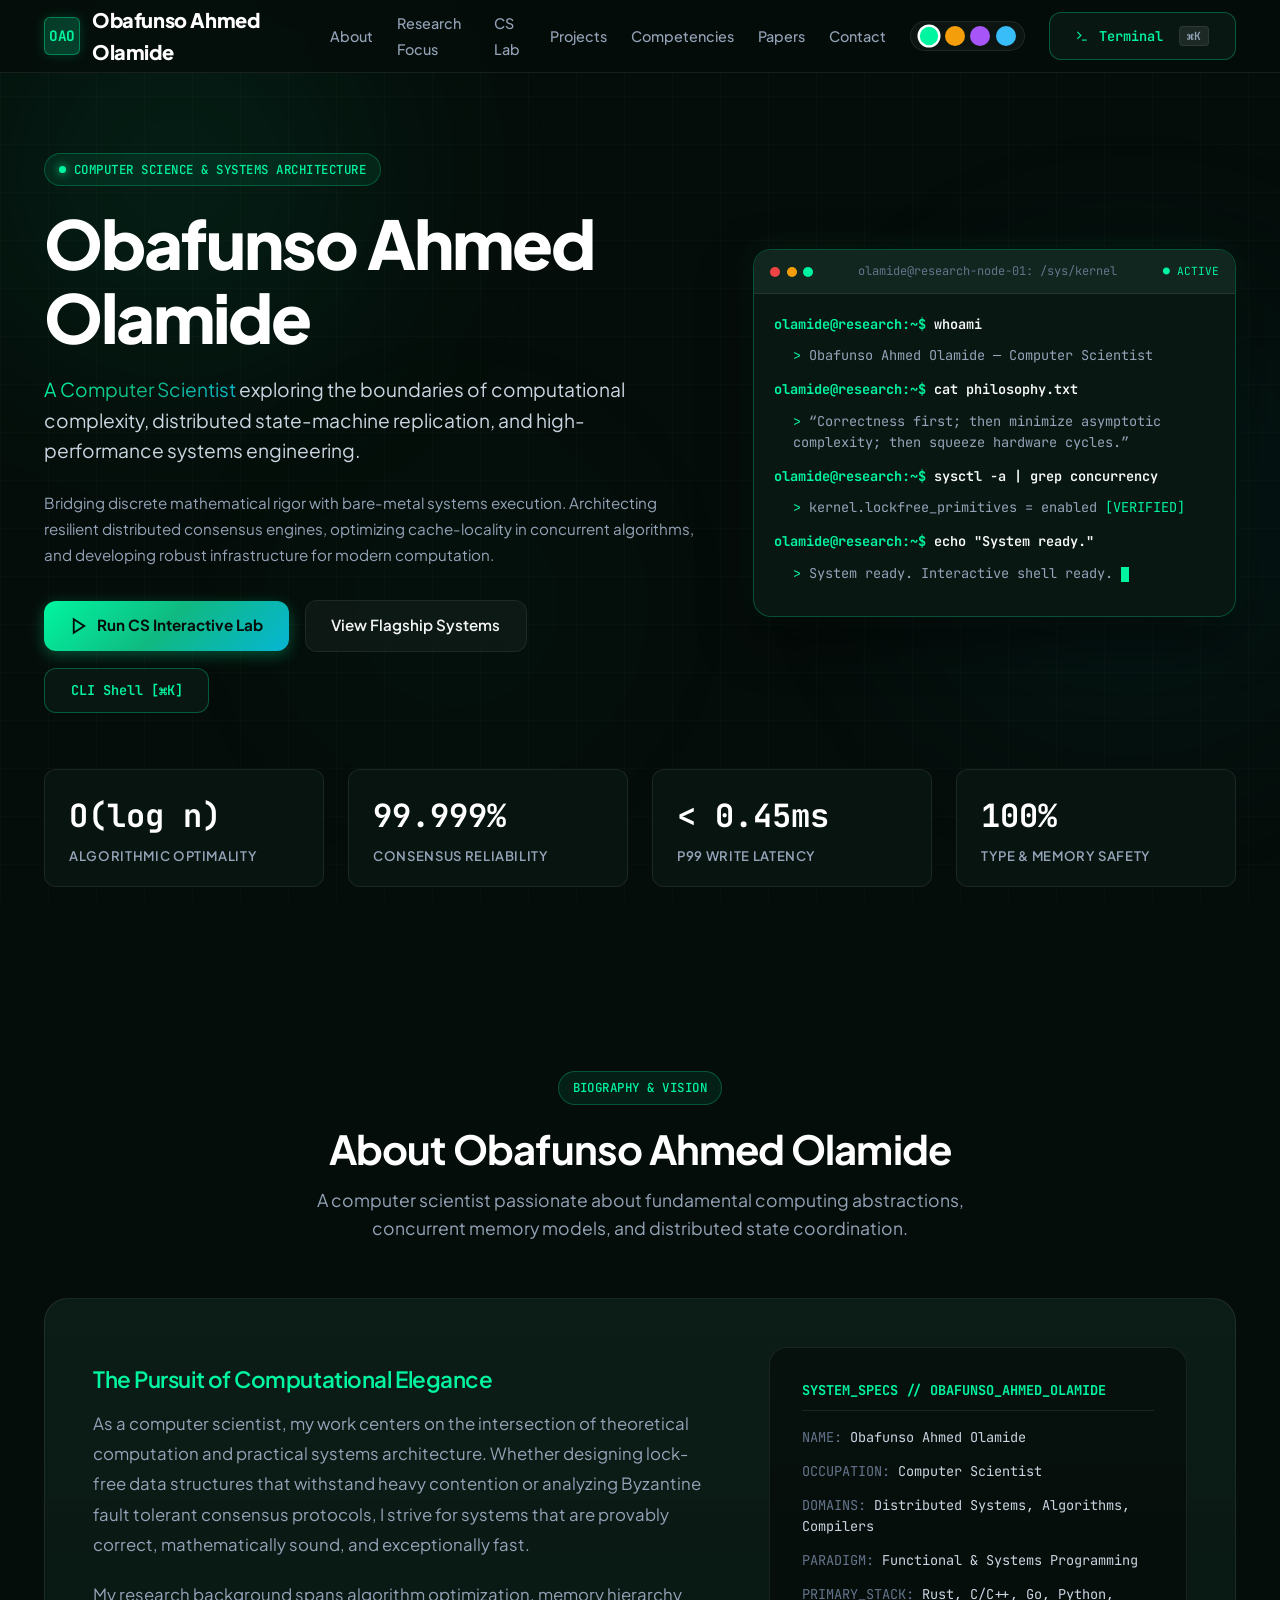
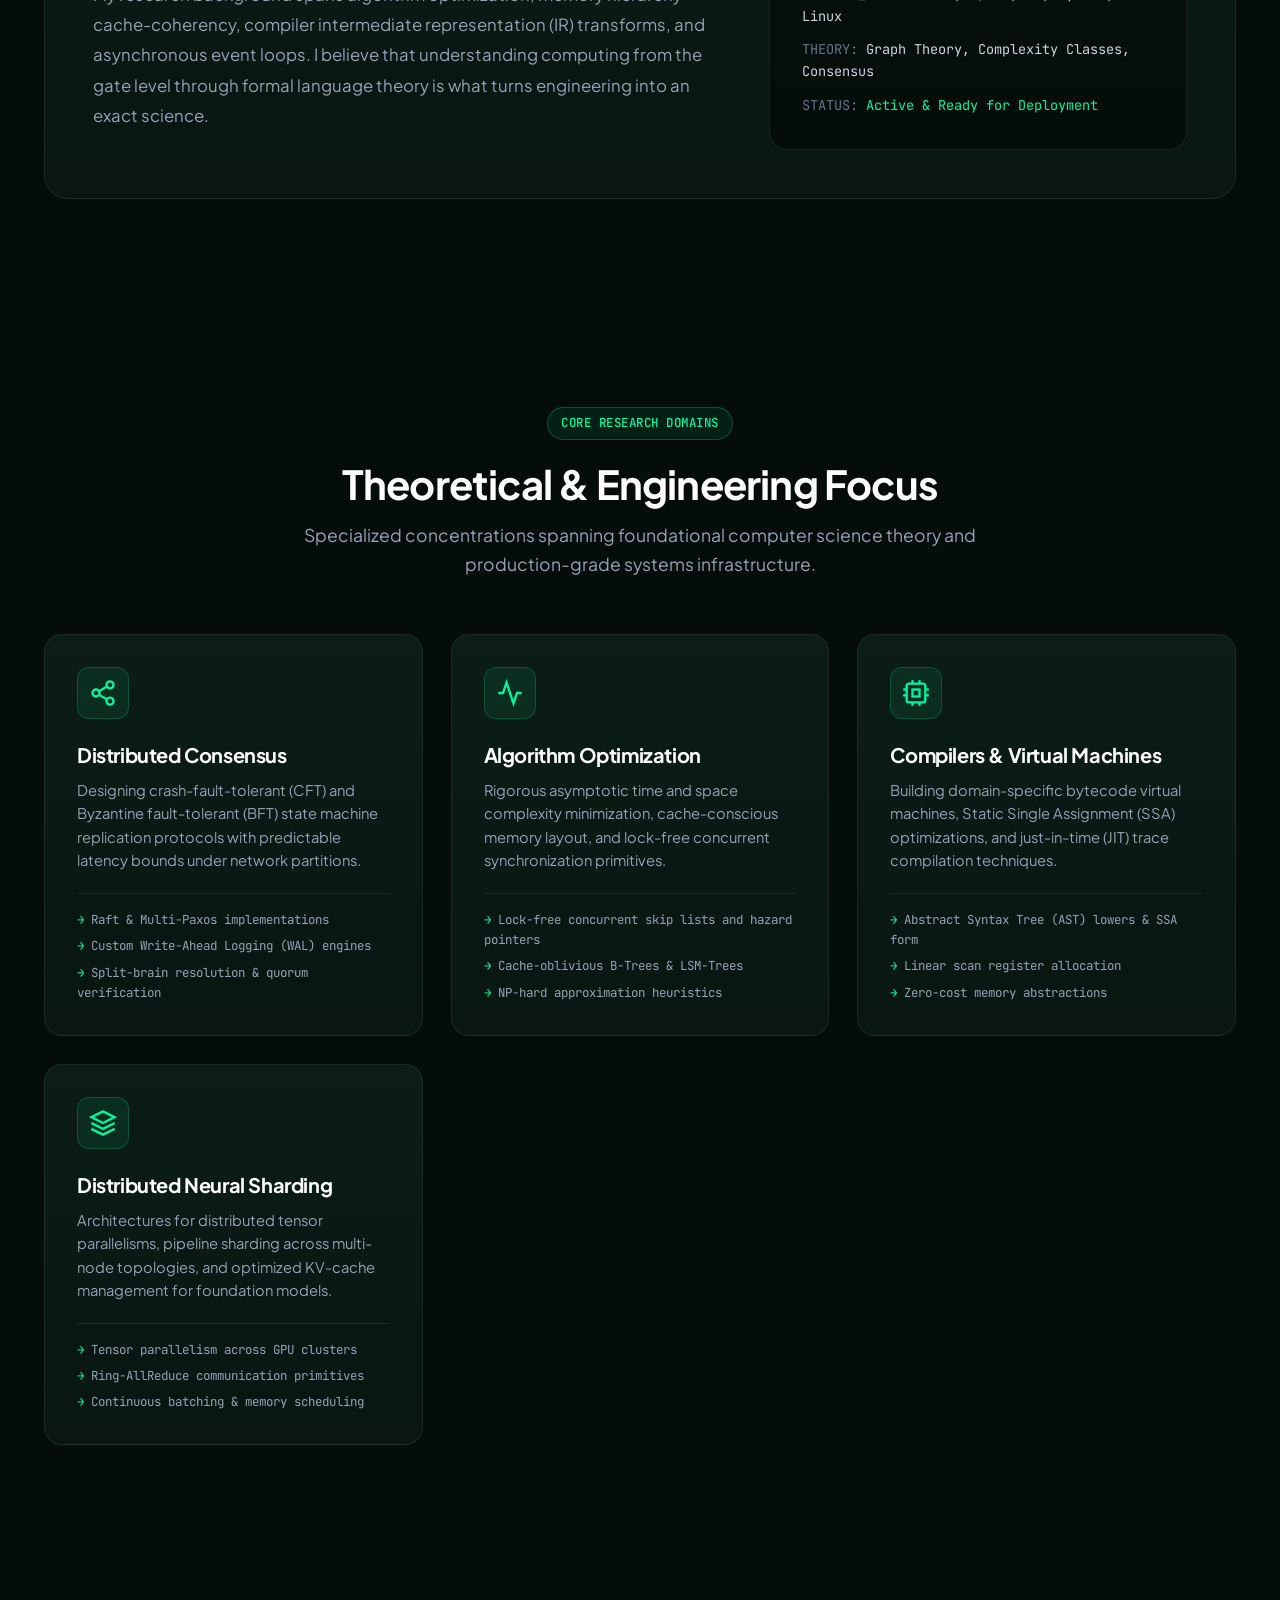
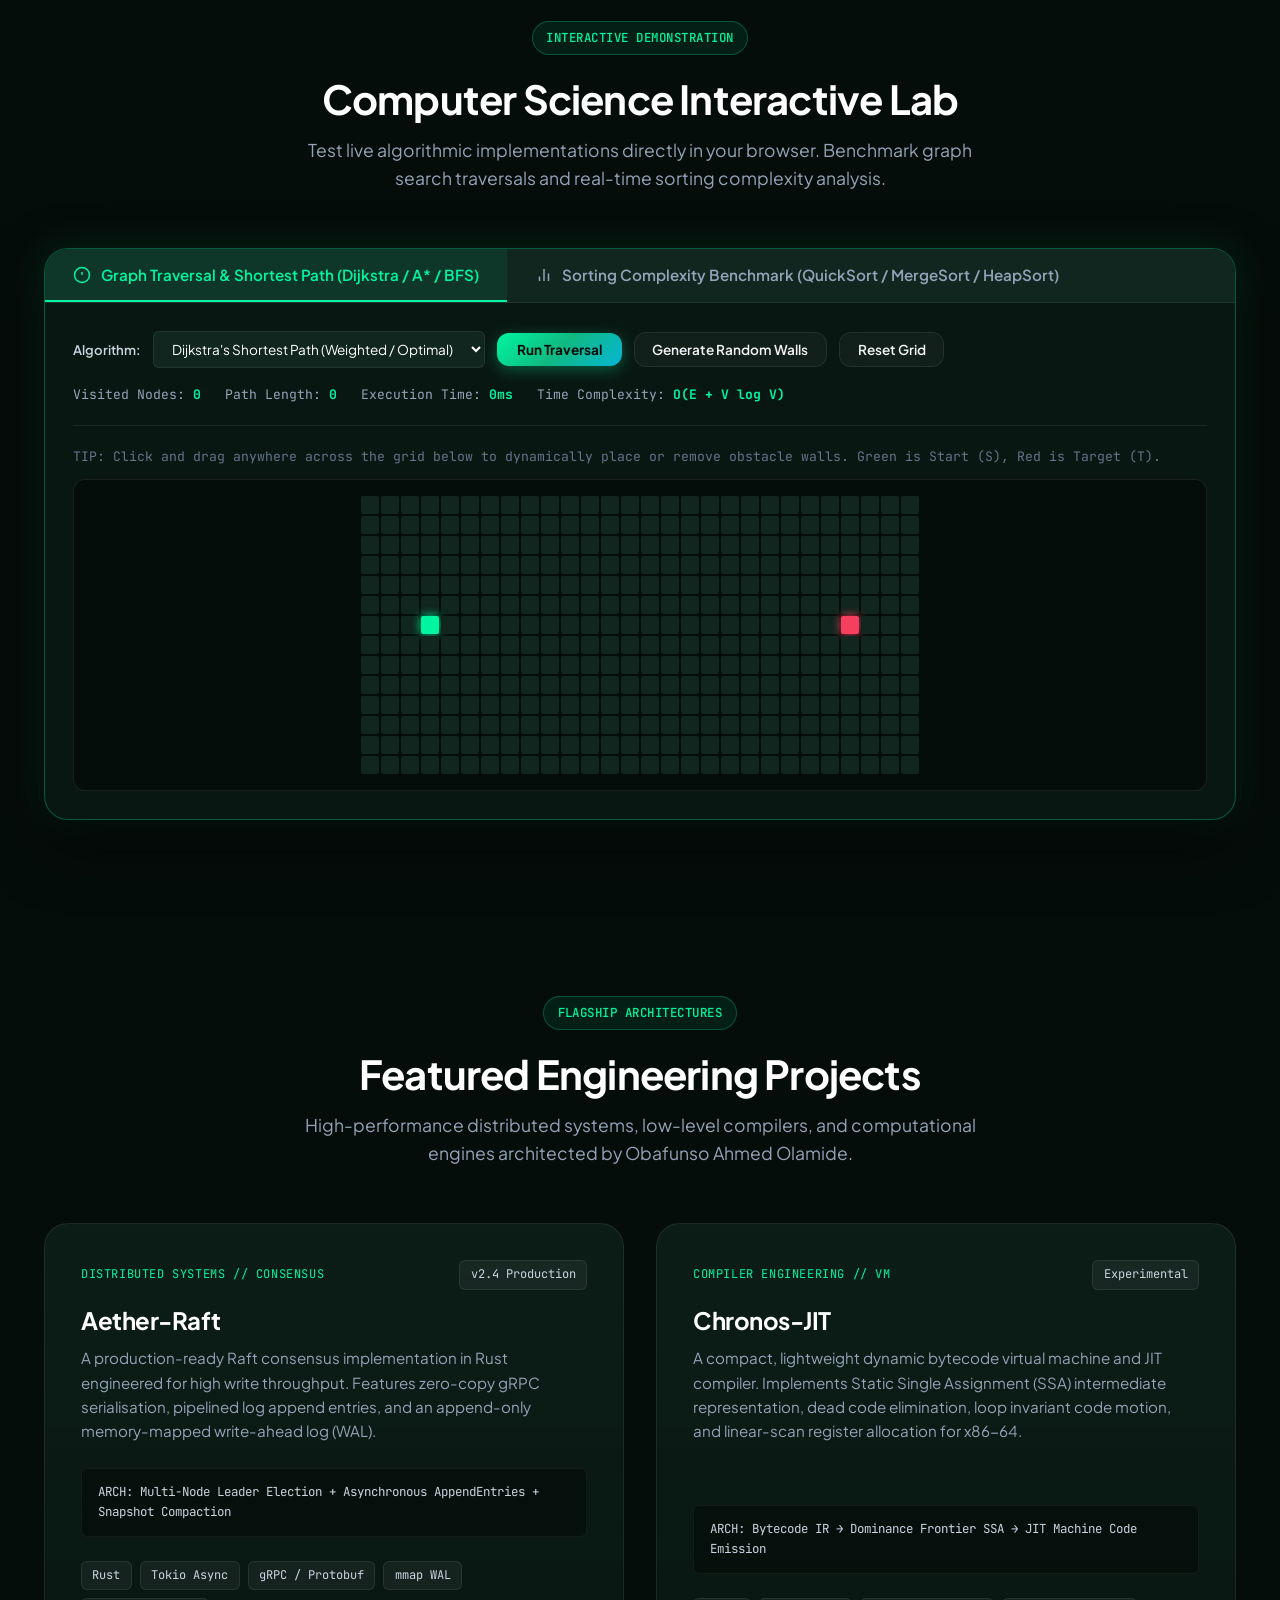
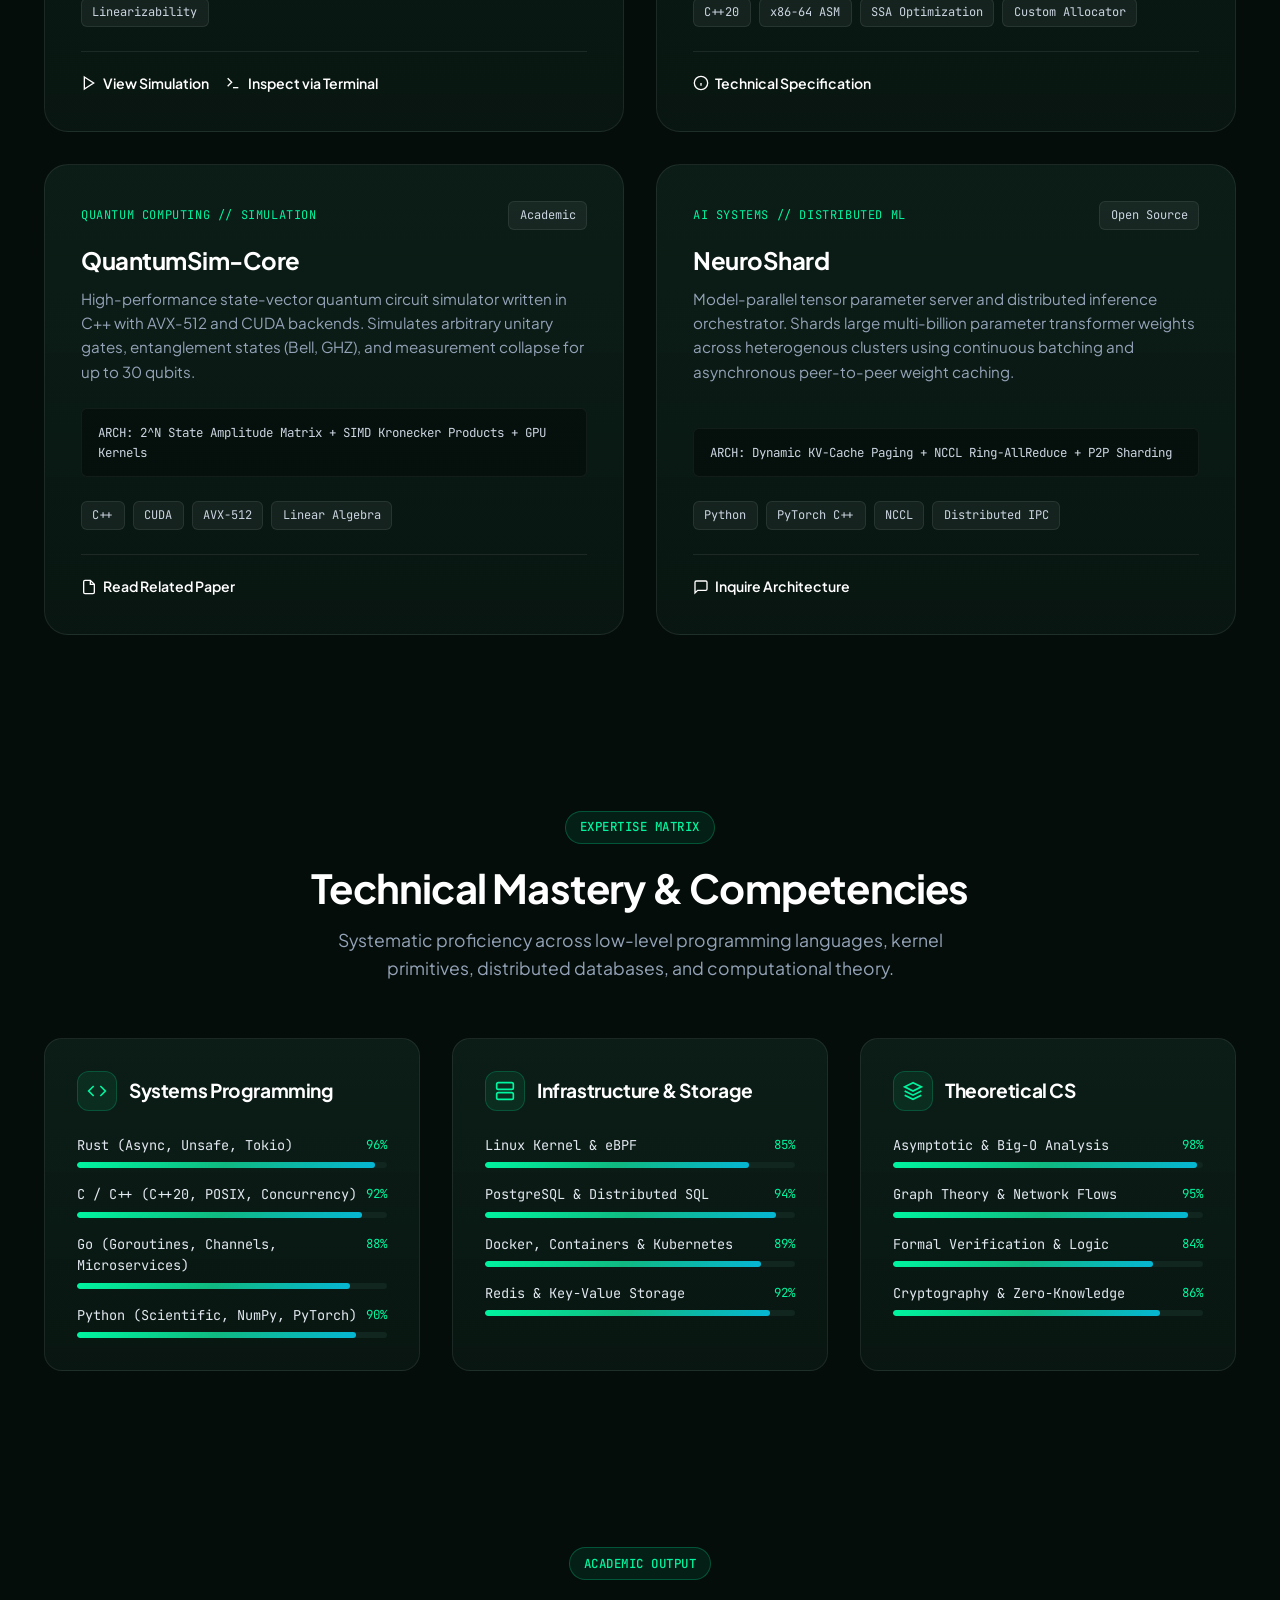
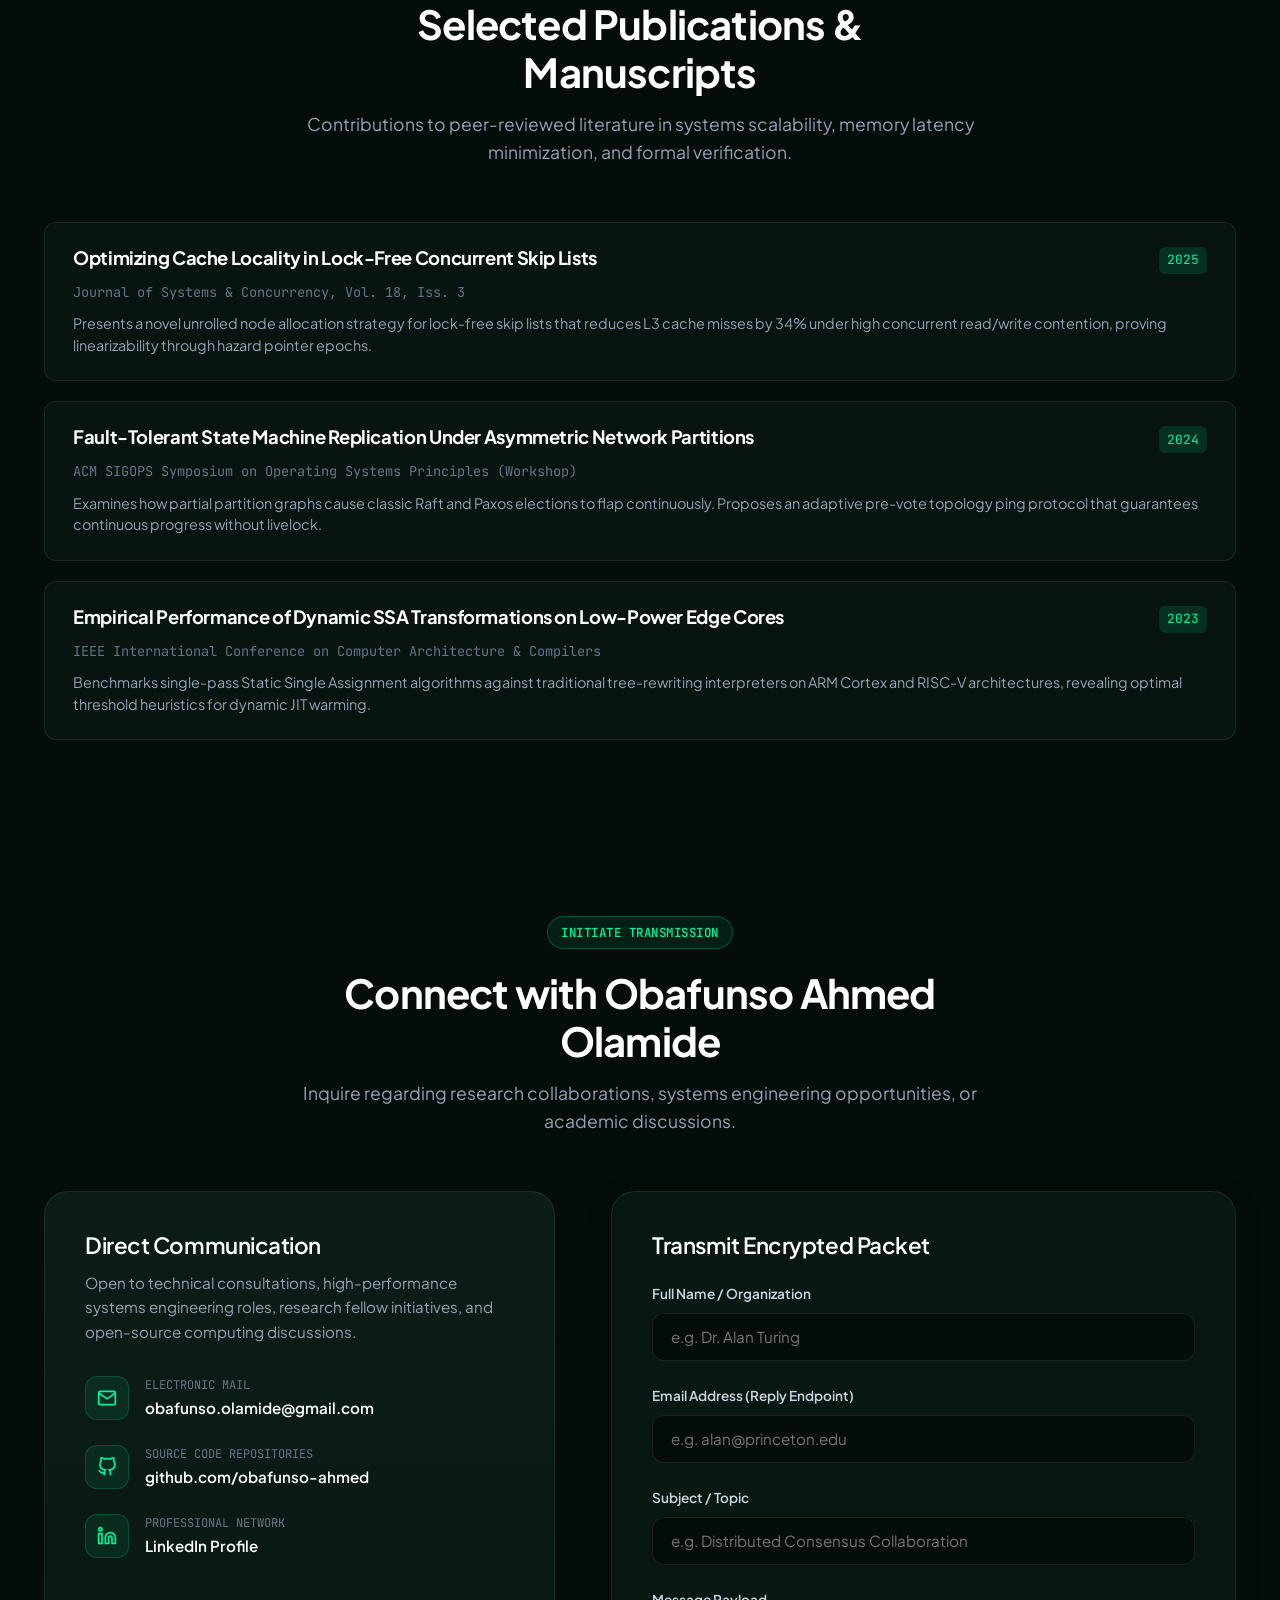
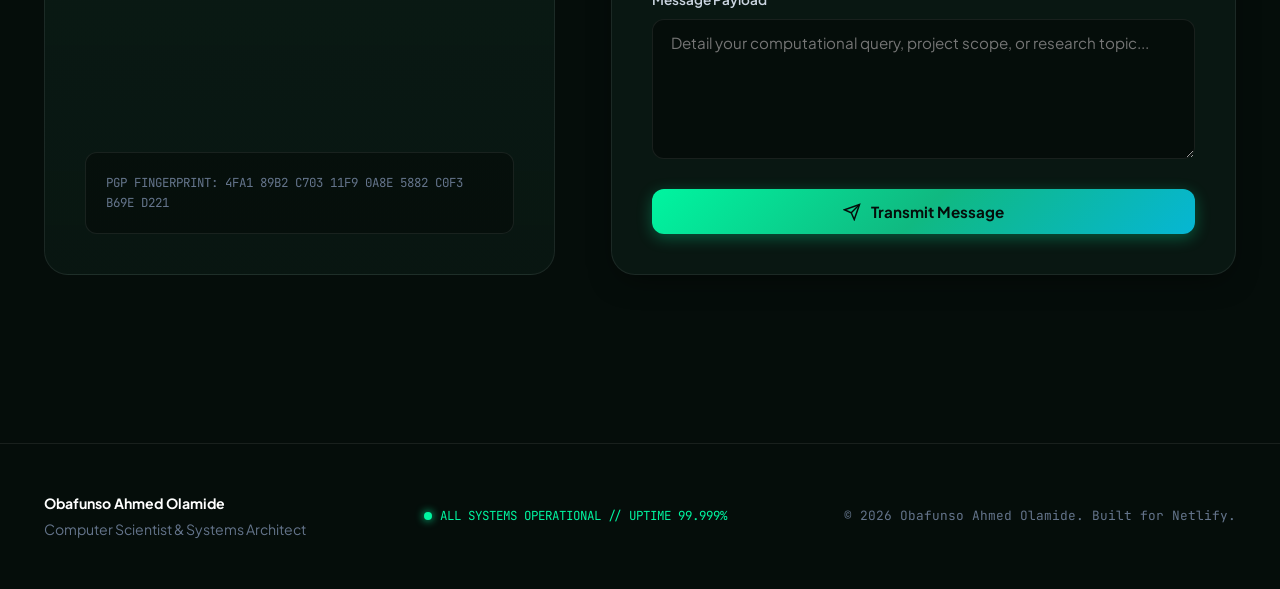
<file: index.html>
<!DOCTYPE html>
<html lang="en">
<head>
  <meta charset="UTF-8">
  <meta name="viewport" content="width=device-width, initial-scale=1.0">
  <title>Obafunso Ahmed Olamide — Computer Scientist</title>
  <meta name="description" content="Personal portfolio and research laboratory of Obafunso Ahmed Olamide, a Computer Scientist and Systems Architect specializing in distributed systems, algorithmic complexity, and high-performance computing.">
  <meta name="author" content="Obafunso Ahmed Olamide">
  
  <!-- Open Graph / Meta -->
  <meta property="og:type" content="website">
  <meta property="og:title" content="Obafunso Ahmed Olamide — Computer Scientist">
  <meta property="og:description" content="Explore the algorithmic research, distributed systems architecture, and interactive computing lab of Obafunso Ahmed Olamide.">
  <meta property="og:url" content="https://elaborate-daifuku-0f3b69.netlify.app">
  
  <!-- Fonts -->
  <link rel="preconnect" href="https://fonts.googleapis.com">
  <link rel="preconnect" href="https://fonts.gstatic.com" crossorigin>
  <link href="https://fonts.googleapis.com/css2?family=JetBrains+Mono:wght@400;500;600;700&family=Plus+Jakarta+Sans:wght@400;500;600;700;800&display=swap" rel="stylesheet">
  
  <!-- Stylesheets -->
  <link rel="stylesheet" href="/css/styles.css">
  
  <!-- Schema.org JSON-LD -->
  <script type="application/ld+json">
  {
    "@context": "https://schema.org",
    "@type": "Person",
    "name": "Obafunso Ahmed Olamide",
    "jobTitle": "Computer Scientist",
    "description": "Computer Scientist and Systems Architect specializing in distributed consensus, algorithmic analysis, and compiler design.",
    "knowsAbout": ["Computer Science", "Distributed Systems", "Algorithms", "Graph Theory", "Rust", "C++", "JIT Compilers"]
  }
  </script>
</head>
<body>
  <div class="cyber-grid"></div>
  <div class="ambient-glow glow-1"></div>
  <div class="ambient-glow glow-2"></div>
  <div class="ambient-glow glow-3"></div>

  <!-- Header & Navigation -->
  <header class="header">
    <div class="container nav">
      <a href="#hero" class="logo">
        <div class="logo-badge">OAO</div>
        <span>Obafunso Ahmed Olamide</span>
      </a>
      <ul class="nav-links">
        <li><a href="#about" class="nav-link">About</a></li>
        <li><a href="#domains" class="nav-link">Research Focus</a></li>
        <li><a href="#cs-lab" class="nav-link">CS Lab</a></li>
        <li><a href="#projects" class="nav-link">Projects</a></li>
        <li><a href="#skills" class="nav-link">Competencies</a></li>
        <li><a href="#publications" class="nav-link">Papers</a></li>
        <li><a href="#contact" class="nav-link">Contact</a></li>
        <li>
          <div class="theme-picker" title="Change UI Palette">
            <button class="theme-btn theme-btn-emerald active" data-set-theme="emerald" title="Matrix Emerald (Default)" aria-label="Matrix Emerald Theme"></button>
            <button class="theme-btn theme-btn-amber" data-set-theme="amber" title="Solar Amber" aria-label="Solar Amber Theme"></button>
            <button class="theme-btn theme-btn-violet" data-set-theme="violet" title="Cyber Violet" aria-label="Cyber Violet Theme"></button>
            <button class="theme-btn theme-btn-cyan" data-set-theme="cyan" title="Glacier Cyan" aria-label="Glacier Cyan Theme"></button>
          </div>
        </li>
        <li>
          <button class="btn btn-terminal open-terminal-btn" title="Open Interactive Terminal (Cmd+K)">
            <svg width="14" height="14" viewBox="0 0 24 24" fill="none" stroke="currentColor" stroke-width="2">
              <polyline points="4 17 10 11 4 5"></polyline>
              <line x1="12" y1="19" x2="20" y2="19"></line>
            </svg>
            Terminal <span class="cmd-badge">⌘K</span>
          </button>
        </li>
      </ul>
      <button class="mobile-menu-btn" aria-label="Toggle Navigation Menu">
        <svg width="24" height="24" viewBox="0 0 24 24" fill="none" stroke="currentColor" stroke-width="2">
          <line x1="3" y1="12" x2="21" y2="12"></line>
          <line x1="3" y1="6" x2="21" y2="6"></line>
          <line x1="3" y1="18" x2="21" y2="18"></line>
        </svg>
      </button>
    </div>
  </header>

  <!-- Hero Section -->
  <section id="hero" class="hero-section">
    <div class="container hero-grid">
      <div class="hero-text">
        <div class="mono-badge">
          <span class="pulse-dot"></span>
          COMPUTER SCIENCE &amp; SYSTEMS ARCHITECTURE
        </div>
        <h1 class="headline-xl hero-title">
          Obafunso Ahmed Olamide
        </h1>
        <p class="hero-lead">
          <span class="text-gradient">A Computer Scientist</span> exploring the boundaries of computational complexity, distributed state-machine replication, and high-performance systems engineering.
        </p>
        <p class="hero-sublead">
          Bridging discrete mathematical rigor with bare-metal systems execution. Architecting resilient distributed consensus engines, optimizing cache-locality in concurrent algorithms, and developing robust infrastructure for modern computation.
        </p>
        <div class="btn-group">
          <a href="#cs-lab" class="btn btn-primary">
            <svg width="18" height="18" viewBox="0 0 24 24" fill="none" stroke="currentColor" stroke-width="2.5">
              <polygon points="5 3 19 12 5 21 5 3"></polygon>
            </svg>
            Run CS Interactive Lab
          </a>
          <a href="#projects" class="btn btn-secondary">
            View Flagship Systems
          </a>
          <button class="btn btn-terminal open-terminal-btn">
            CLI Shell [⌘K]
          </button>
        </div>
      </div>

      <!-- Live Interactive Hero Terminal Widget -->
      <div class="terminal-window">
        <div class="terminal-header">
          <div class="terminal-dots">
            <div class="dot dot-red"></div>
            <div class="dot dot-yellow"></div>
            <div class="dot dot-green"></div>
          </div>
          <div class="terminal-title">olamide@research-node-01: /sys/kernel</div>
          <div style="font-size: 0.7rem; color: var(--accent-emerald);">● ACTIVE</div>
        </div>
        <div class="terminal-body" id="heroTermBody">
          <div class="term-line">
            <span class="term-prompt">olamide@research:~$</span>
            <span class="term-cmd">whoami</span>
          </div>
          <div class="term-output">
            <span class="term-highlight">&gt;</span> Obafunso Ahmed Olamide — Computer Scientist
          </div>
          <div class="term-line">
            <span class="term-prompt">olamide@research:~$</span>
            <span class="term-cmd">cat philosophy.txt</span>
          </div>
          <div class="term-output">
            <span class="term-highlight">&gt;</span> &ldquo;Correctness first; then minimize asymptotic complexity; then squeeze hardware cycles.&rdquo;
          </div>
          <div class="term-line">
            <span class="term-prompt">olamide@research:~$</span>
            <span class="term-cmd">sysctl -a | grep concurrency</span>
          </div>
          <div class="term-output">
            <span class="term-highlight">&gt;</span> kernel.lockfree_primitives = enabled <span class="term-accent-green">[VERIFIED]</span>
          </div>
          <div class="term-line">
            <span class="term-prompt">olamide@research:~$</span>
            <span class="term-cmd">echo "System ready."</span>
          </div>
          <div class="term-output">
            <span class="term-highlight">&gt;</span> System ready. Interactive shell ready. <span class="cursor-blink"></span>
          </div>
        </div>
      </div>
    </div>

    <!-- Metrics Strip -->
    <div class="container">
      <div class="metrics-strip">
        <div class="metric-item">
          <div class="metric-number">O(log n)</div>
          <div class="metric-label">Algorithmic Optimality</div>
        </div>
        <div class="metric-item">
          <div class="metric-number">99.999%</div>
          <div class="metric-label">Consensus Reliability</div>
        </div>
        <div class="metric-item">
          <div class="metric-number">&lt; 0.45ms</div>
          <div class="metric-label">P99 Write Latency</div>
        </div>
        <div class="metric-item">
          <div class="metric-number">100%</div>
          <div class="metric-label">Type &amp; Memory Safety</div>
        </div>
      </div>
    </div>
  </section>

  <!-- About Section -->
  <section id="about" class="section">
    <div class="container">
      <div class="section-header">
        <div class="mono-badge">BIOGRAPHY &amp; VISION</div>
        <h2 class="headline-lg">About Obafunso Ahmed Olamide</h2>
        <p class="section-lead">
          A computer scientist passionate about fundamental computing abstractions, concurrent memory models, and distributed state coordination.
        </p>
      </div>

      <div style="background: var(--gradient-card); border: 1px solid var(--border-subtle); border-radius: var(--radius-xl); padding: 3rem; margin-bottom: 2rem;">
        <div style="display: grid; grid-template-columns: 1.2fr 0.8fr; gap: 3rem; align-items: center;">
          <div>
            <h3 class="headline-md" style="margin-bottom: 1rem; color: var(--accent-primary);">The Pursuit of Computational Elegance</h3>
            <p style="color: var(--text-muted); margin-bottom: 1.25rem; font-size: 1.05rem; line-height: 1.8;">
              As a computer scientist, my work centers on the intersection of theoretical computation and practical systems architecture. Whether designing lock-free data structures that withstand heavy contention or analyzing Byzantine fault tolerant consensus protocols, I strive for systems that are provably correct, mathematically sound, and exceptionally fast.
            </p>
            <p style="color: var(--text-muted); font-size: 1.05rem; line-height: 1.8;">
              My research background spans algorithm optimization, memory hierarchy cache-coherency, compiler intermediate representation (IR) transforms, and asynchronous event loops. I believe that understanding computing from the gate level through formal language theory is what turns engineering into an exact science.
            </p>
          </div>
          <div style="background: rgba(0, 0, 0, 0.4); border: 1px solid var(--border-subtle); border-radius: var(--radius-lg); padding: 2rem; font-family: var(--font-mono); font-size: 0.85rem;">
            <div style="color: var(--accent-primary); font-weight: 700; margin-bottom: 1rem; border-bottom: 1px solid var(--border-subtle); padding-bottom: 0.5rem;">
              SYSTEM_SPECS // OBAFUNSO_AHMED_OLAMIDE
            </div>
            <div style="display: flex; flex-direction: column; gap: 0.75rem; color: #CBD5E1;">
              <div><span class="text-dim">NAME:</span> Obafunso Ahmed Olamide</div>
              <div><span class="text-dim">OCCUPATION:</span> Computer Scientist</div>
              <div><span class="text-dim">DOMAINS:</span> Distributed Systems, Algorithms, Compilers</div>
              <div><span class="text-dim">PARADIGM:</span> Functional &amp; Systems Programming</div>
              <div><span class="text-dim">PRIMARY_STACK:</span> Rust, C/C++, Go, Python, Linux</div>
              <div><span class="text-dim">THEORY:</span> Graph Theory, Complexity Classes, Consensus</div>
              <div><span class="text-dim">STATUS:</span> <span style="color: var(--accent-emerald);">Active &amp; Ready for Deployment</span></div>
            </div>
          </div>
        </div>
      </div>
    </div>
  </section>

  <!-- Research & Theoretical Domains -->
  <section id="domains" class="section">
    <div class="container">
      <div class="section-header">
        <div class="mono-badge">CORE RESEARCH DOMAINS</div>
        <h2 class="headline-lg">Theoretical &amp; Engineering Focus</h2>
        <p class="section-lead">
          Specialized concentrations spanning foundational computer science theory and production-grade systems infrastructure.
        </p>
      </div>

      <div class="domains-grid">
        <div class="domain-card">
          <div class="domain-icon">
            <svg width="28" height="28" viewBox="0 0 24 24" fill="none" stroke="currentColor" stroke-width="2">
              <circle cx="18" cy="5" r="3"></circle>
              <circle cx="6" cy="12" r="3"></circle>
              <circle cx="18" cy="19" r="3"></circle>
              <line x1="8.59" y1="13.51" x2="15.42" y2="17.49"></line>
              <line x1="15.41" y1="6.51" x2="8.59" y2="10.49"></line>
            </svg>
          </div>
          <h3>Distributed Consensus</h3>
          <p>
            Designing crash-fault-tolerant (CFT) and Byzantine fault-tolerant (BFT) state machine replication protocols with predictable latency bounds under network partitions.
          </p>
          <ul class="domain-points">
            <li>Raft &amp; Multi-Paxos implementations</li>
            <li>Custom Write-Ahead Logging (WAL) engines</li>
            <li>Split-brain resolution &amp; quorum verification</li>
          </ul>
        </div>

        <div class="domain-card">
          <div class="domain-icon">
            <svg width="28" height="28" viewBox="0 0 24 24" fill="none" stroke="currentColor" stroke-width="2">
              <polyline points="22 12 18 12 15 21 9 3 6 12 2 12"></polyline>
            </svg>
          </div>
          <h3>Algorithm Optimization</h3>
          <p>
            Rigorous asymptotic time and space complexity minimization, cache-conscious memory layout, and lock-free concurrent synchronization primitives.
          </p>
          <ul class="domain-points">
            <li>Lock-free concurrent skip lists and hazard pointers</li>
            <li>Cache-oblivious B-Trees &amp; LSM-Trees</li>
            <li>NP-hard approximation heuristics</li>
          </ul>
        </div>

        <div class="domain-card">
          <div class="domain-icon">
            <svg width="28" height="28" viewBox="0 0 24 24" fill="none" stroke="currentColor" stroke-width="2">
              <rect x="4" y="4" width="16" height="16" rx="2" ry="2"></rect>
              <rect x="9" y="9" width="6" height="6"></rect>
              <line x1="9" y1="1" x2="9" y2="4"></line>
              <line x1="15" y1="1" x2="15" y2="4"></line>
              <line x1="9" y1="20" x2="9" y2="23"></line>
              <line x1="15" y1="20" x2="15" y2="23"></line>
              <line x1="20" y1="9" x2="23" y2="9"></line>
              <line x1="20" y1="14" x2="23" y2="14"></line>
              <line x1="1" y1="9" x2="4" y2="9"></line>
              <line x1="1" y1="14" x2="4" y2="14"></line>
            </svg>
          </div>
          <h3>Compilers &amp; Virtual Machines</h3>
          <p>
            Building domain-specific bytecode virtual machines, Static Single Assignment (SSA) optimizations, and just-in-time (JIT) trace compilation techniques.
          </p>
          <ul class="domain-points">
            <li>Abstract Syntax Tree (AST) lowers &amp; SSA form</li>
            <li>Linear scan register allocation</li>
            <li>Zero-cost memory abstractions</li>
          </ul>
        </div>

        <div class="domain-card">
          <div class="domain-icon">
            <svg width="28" height="28" viewBox="0 0 24 24" fill="none" stroke="currentColor" stroke-width="2">
              <path d="M12 2L2 7l10 5 10-5-10-5z"></path>
              <path d="M2 17l10 5 10-5"></path>
              <path d="M2 12l10 5 10-5"></path>
            </svg>
          </div>
          <h3>Distributed Neural Sharding</h3>
          <p>
            Architectures for distributed tensor parallelisms, pipeline sharding across multi-node topologies, and optimized KV-cache management for foundation models.
          </p>
          <ul class="domain-points">
            <li>Tensor parallelism across GPU clusters</li>
            <li>Ring-AllReduce communication primitives</li>
            <li>Continuous batching &amp; memory scheduling</li>
          </ul>
        </div>
      </div>
    </div>
  </section>

  <!-- Interactive CS Lab -->
  <section id="cs-lab" class="section">
    <div class="container">
      <div class="section-header">
        <div class="mono-badge">INTERACTIVE DEMONSTRATION</div>
        <h2 class="headline-lg">Computer Science Interactive Lab</h2>
        <p class="section-lead">
          Test live algorithmic implementations directly in your browser. Benchmark graph search traversals and real-time sorting complexity analysis.
        </p>
      </div>

      <div class="cs-lab-container">
        <!-- Lab Tabs -->
        <div class="lab-tabs">
          <button class="lab-tab active" data-target="panel-pathfinding">
            <svg width="18" height="18" viewBox="0 0 24 24" fill="none" stroke="currentColor" stroke-width="2">
              <circle cx="12" cy="12" r="10"></circle>
              <line x1="12" y1="8" x2="12" y2="12"></line>
              <line x1="12" y1="16" x2="12.01" y2="16"></line>
            </svg>
            Graph Traversal &amp; Shortest Path (Dijkstra / A* / BFS)
          </button>
          <button class="lab-tab" data-target="panel-sorting">
            <svg width="18" height="18" viewBox="0 0 24 24" fill="none" stroke="currentColor" stroke-width="2">
              <line x1="18" y1="20" x2="18" y2="10"></line>
              <line x1="12" y1="20" x2="12" y2="4"></line>
              <line x1="6" y1="20" x2="6" y2="14"></line>
            </svg>
            Sorting Complexity Benchmark (QuickSort / MergeSort / HeapSort)
          </button>
        </div>

        <!-- Panel 1: Pathfinding Visualizer -->
        <div class="lab-panel active" id="panel-pathfinding">
          <div class="lab-toolbar">
            <div class="lab-controls">
              <label for="pathAlgoSelect" class="form-label" style="margin: 0; font-size: 0.82rem;">Algorithm:</label>
              <select id="pathAlgoSelect" class="select-custom">
                <option value="dijkstra">Dijkstra's Shortest Path (Weighted / Optimal)</option>
                <option value="astar">A* Search (Manhattan Heuristic)</option>
                <option value="bfs">Breadth-First Search (Unweighted BFS)</option>
              </select>
              <button id="runPathBtn" class="btn btn-primary" style="padding: 0.5rem 1.25rem; font-size: 0.85rem;">
                Run Traversal
              </button>
              <button id="generateMazeBtn" class="btn btn-secondary" style="padding: 0.5rem 1.1rem; font-size: 0.85rem;">
                Generate Random Walls
              </button>
              <button id="clearPathBtn" class="btn btn-secondary" style="padding: 0.5rem 1.1rem; font-size: 0.85rem;">
                Reset Grid
              </button>
            </div>
            <div class="lab-stats-bar">
              <div>Visited Nodes: <span id="statNodesVisited" class="lab-stat-val">0</span></div>
              <div>Path Length: <span id="statPathLength" class="lab-stat-val">0</span></div>
              <div>Execution Time: <span id="statExecTime" class="lab-stat-val">0ms</span></div>
              <div>Time Complexity: <span id="statComplexity" class="lab-stat-val">O(E + V log V)</span></div>
            </div>
          </div>
          
          <div style="font-size: 0.82rem; color: var(--text-dim); margin-bottom: 0.75rem; font-family: var(--font-mono);">
            TIP: Click and drag anywhere across the grid below to dynamically place or remove obstacle walls. Green is Start (S), Red is Target (T).
          </div>

          <div class="grid-canvas-wrap">
            <div class="path-grid" id="pathGrid"></div>
          </div>
        </div>

        <!-- Panel 2: Sorting Visualizer -->
        <div class="lab-panel" id="panel-sorting">
          <div class="lab-toolbar">
            <div class="lab-controls">
              <label for="sortAlgoSelect" class="form-label" style="margin: 0; font-size: 0.82rem;">Sorting Algorithm:</label>
              <select id="sortAlgoSelect" class="select-custom">
                <option value="quicksort">QuickSort (Divide &amp; Conquer - O(N log N))</option>
                <option value="mergesort">MergeSort (Stable - O(N log N))</option>
                <option value="heapsort">HeapSort (Binary Heap - O(N log N))</option>
                <option value="bubblesort">BubbleSort (Comparison - O(N²))</option>
              </select>
              <label for="sortArraySize" class="form-label" style="margin: 0 0 0 0.5rem; font-size: 0.82rem;">Array Size:</label>
              <select id="sortArraySize" class="select-custom">
                <option value="24">24 Elements</option>
                <option value="36" selected>36 Elements</option>
                <option value="48">48 Elements</option>
              </select>
              <button id="runSortBtn" class="btn btn-primary" style="padding: 0.5rem 1.25rem; font-size: 0.85rem;">
                Sort Array
              </button>
              <button id="resetSortBtn" class="btn btn-secondary" style="padding: 0.5rem 1.1rem; font-size: 0.85rem;">
                Shuffle Array
              </button>
            </div>
            <div class="lab-stats-bar">
              <div>Comparisons: <span id="statComparisons" class="lab-stat-val">0</span></div>
              <div>Array Swaps: <span id="statSwaps" class="lab-stat-val">0</span></div>
              <div>Theoretical Bound: <span id="statSortComplexity" class="lab-stat-val">O(N log N)</span></div>
            </div>
          </div>

          <div class="sort-canvas-wrap" id="sortCanvas"></div>
        </div>
      </div>
    </div>
  </section>

  <!-- Featured Projects -->
  <section id="projects" class="section">
    <div class="container">
      <div class="section-header">
        <div class="mono-badge">FLAGSHIP ARCHITECTURES</div>
        <h2 class="headline-lg">Featured Engineering Projects</h2>
        <p class="section-lead">
          High-performance distributed systems, low-level compilers, and computational engines architected by Obafunso Ahmed Olamide.
        </p>
      </div>

      <div class="projects-grid">
        <!-- Project 1 -->
        <div class="project-card">
          <div class="project-meta">
            <span class="project-category">Distributed Systems // Consensus</span>
            <span class="tech-tag">v2.4 Production</span>
          </div>
          <h3 class="project-title">Aether-Raft</h3>
          <p class="project-desc">
            A production-ready Raft consensus implementation in Rust engineered for high write throughput. Features zero-copy gRPC serialisation, pipelined log append entries, and an append-only memory-mapped write-ahead log (WAL).
          </p>
          <div class="project-architecture">
            <span>ARCH: Multi-Node Leader Election + Asynchronous AppendEntries + Snapshot Compaction</span>
          </div>
          <div class="project-stack">
            <span class="tech-tag">Rust</span>
            <span class="tech-tag">Tokio Async</span>
            <span class="tech-tag">gRPC / Protobuf</span>
            <span class="tech-tag">mmap WAL</span>
            <span class="tech-tag">Linearizability</span>
          </div>
          <div class="project-links">
            <a href="#cs-lab" class="project-link">
              <svg width="16" height="16" viewBox="0 0 24 24" fill="none" stroke="currentColor" stroke-width="2">
                <polygon points="5 3 19 12 5 21 5 3"></polygon>
              </svg>
              View Simulation
            </a>
            <button class="project-link open-terminal-btn" style="background: none; border: none; cursor: pointer; font-family: inherit;">
              <svg width="16" height="16" viewBox="0 0 24 24" fill="none" stroke="currentColor" stroke-width="2">
                <polyline points="4 17 10 11 4 5"></polyline>
                <line x1="12" y1="19" x2="20" y2="19"></line>
              </svg>
              Inspect via Terminal
            </button>
          </div>
        </div>

        <!-- Project 2 -->
        <div class="project-card">
          <div class="project-meta">
            <span class="project-category">Compiler Engineering // VM</span>
            <span class="tech-tag">Experimental</span>
          </div>
          <h3 class="project-title">Chronos-JIT</h3>
          <p class="project-desc">
            A compact, lightweight dynamic bytecode virtual machine and JIT compiler. Implements Static Single Assignment (SSA) intermediate representation, dead code elimination, loop invariant code motion, and linear-scan register allocation for x86-64.
          </p>
          <div class="project-architecture">
            <span>ARCH: Bytecode IR &rarr; Dominance Frontier SSA &rarr; JIT Machine Code Emission</span>
          </div>
          <div class="project-stack">
            <span class="tech-tag">C++20</span>
            <span class="tech-tag">x86-64 ASM</span>
            <span class="tech-tag">SSA Optimization</span>
            <span class="tech-tag">Custom Allocator</span>
          </div>
          <div class="project-links">
            <a href="#about" class="project-link">
              <svg width="16" height="16" viewBox="0 0 24 24" fill="none" stroke="currentColor" stroke-width="2">
                <circle cx="12" cy="12" r="10"></circle>
                <line x1="12" y1="16" x2="12" y2="12"></line>
                <line x1="12" y1="8" x2="12.01" y2="8"></line>
              </svg>
              Technical Specification
            </a>
          </div>
        </div>

        <!-- Project 3 -->
        <div class="project-card">
          <div class="project-meta">
            <span class="project-category">Quantum Computing // Simulation</span>
            <span class="tech-tag">Academic</span>
          </div>
          <h3 class="project-title">QuantumSim-Core</h3>
          <p class="project-desc">
            High-performance state-vector quantum circuit simulator written in C++ with AVX-512 and CUDA backends. Simulates arbitrary unitary gates, entanglement states (Bell, GHZ), and measurement collapse for up to 30 qubits.
          </p>
          <div class="project-architecture">
            <span>ARCH: 2^N State Amplitude Matrix + SIMD Kronecker Products + GPU Kernels</span>
          </div>
          <div class="project-stack">
            <span class="tech-tag">C++</span>
            <span class="tech-tag">CUDA</span>
            <span class="tech-tag">AVX-512</span>
            <span class="tech-tag">Linear Algebra</span>
          </div>
          <div class="project-links">
            <a href="#publications" class="project-link">
              <svg width="16" height="16" viewBox="0 0 24 24" fill="none" stroke="currentColor" stroke-width="2">
                <path d="M14 2H6a2 2 0 0 0-2 2v16a2 2 0 0 0 2 2h12a2 2 0 0 0 2-2V8z"></path>
                <polyline points="14 2 14 8 20 8"></polyline>
              </svg>
              Read Related Paper
            </a>
          </div>
        </div>

        <!-- Project 4 -->
        <div class="project-card">
          <div class="project-meta">
            <span class="project-category">AI Systems // Distributed ML</span>
            <span class="tech-tag">Open Source</span>
          </div>
          <h3 class="project-title">NeuroShard</h3>
          <p class="project-desc">
            Model-parallel tensor parameter server and distributed inference orchestrator. Shards large multi-billion parameter transformer weights across heterogenous clusters using continuous batching and asynchronous peer-to-peer weight caching.
          </p>
          <div class="project-architecture">
            <span>ARCH: Dynamic KV-Cache Paging + NCCL Ring-AllReduce + P2P Sharding</span>
          </div>
          <div class="project-stack">
            <span class="tech-tag">Python</span>
            <span class="tech-tag">PyTorch C++</span>
            <span class="tech-tag">NCCL</span>
            <span class="tech-tag">Distributed IPC</span>
          </div>
          <div class="project-links">
            <a href="#contact" class="project-link">
              <svg width="16" height="16" viewBox="0 0 24 24" fill="none" stroke="currentColor" stroke-width="2">
                <path d="M21 15a2 2 0 0 1-2 2H7l-4 4V5a2 2 0 0 1 2-2h14a2 2 0 0 1 2 2z"></path>
              </svg>
              Inquire Architecture
            </a>
          </div>
        </div>
      </div>
    </div>
  </section>

  <!-- Technical Competencies & Skills -->
  <section id="skills" class="section">
    <div class="container">
      <div class="section-header">
        <div class="mono-badge">EXPERTISE MATRIX</div>
        <h2 class="headline-lg">Technical Mastery &amp; Competencies</h2>
        <p class="section-lead">
          Systematic proficiency across low-level programming languages, kernel primitives, distributed databases, and computational theory.
        </p>
      </div>

      <div class="skills-container">
        <!-- Category 1 -->
        <div class="skill-category-card">
          <div class="skill-category-header">
            <div class="domain-icon" style="width: 40px; height: 40px; margin: 0;">
              <svg width="20" height="20" viewBox="0 0 24 24" fill="none" stroke="currentColor" stroke-width="2">
                <polyline points="16 18 22 12 16 6"></polyline>
                <polyline points="8 6 2 12 8 18"></polyline>
              </svg>
            </div>
            <h3>Systems Programming</h3>
          </div>
          <div class="skill-items">
            <div class="skill-row">
              <div class="skill-info">
                <span class="skill-name">Rust (Async, Unsafe, Tokio)</span>
                <span class="skill-level">96%</span>
              </div>
              <div class="skill-bar-bg"><div class="skill-bar-fill" style="width: 96%;"></div></div>
            </div>
            <div class="skill-row">
              <div class="skill-info">
                <span class="skill-name">C / C++ (C++20, POSIX, Concurrency)</span>
                <span class="skill-level">92%</span>
              </div>
              <div class="skill-bar-bg"><div class="skill-bar-fill" style="width: 92%;"></div></div>
            </div>
            <div class="skill-row">
              <div class="skill-info">
                <span class="skill-name">Go (Goroutines, Channels, Microservices)</span>
                <span class="skill-level">88%</span>
              </div>
              <div class="skill-bar-bg"><div class="skill-bar-fill" style="width: 88%;"></div></div>
            </div>
            <div class="skill-row">
              <div class="skill-info">
                <span class="skill-name">Python (Scientific, NumPy, PyTorch)</span>
                <span class="skill-level">90%</span>
              </div>
              <div class="skill-bar-bg"><div class="skill-bar-fill" style="width: 90%;"></div></div>
            </div>
          </div>
        </div>

        <!-- Category 2 -->
        <div class="skill-category-card">
          <div class="skill-category-header">
            <div class="domain-icon" style="width: 40px; height: 40px; margin: 0;">
              <svg width="20" height="20" viewBox="0 0 24 24" fill="none" stroke="currentColor" stroke-width="2">
                <rect x="2" y="2" width="20" height="8" rx="2" ry="2"></rect>
                <rect x="2" y="14" width="20" height="8" rx="2" ry="2"></rect>
                <line x1="6" y1="6" x2="6.01" y2="6"></line>
                <line x1="6" y1="18" x2="6.01" y2="18"></line>
              </svg>
            </div>
            <h3>Infrastructure &amp; Storage</h3>
          </div>
          <div class="skill-items">
            <div class="skill-row">
              <div class="skill-info">
                <span class="skill-name">Linux Kernel &amp; eBPF</span>
                <span class="skill-level">85%</span>
              </div>
              <div class="skill-bar-bg"><div class="skill-bar-fill" style="width: 85%;"></div></div>
            </div>
            <div class="skill-row">
              <div class="skill-info">
                <span class="skill-name">PostgreSQL &amp; Distributed SQL</span>
                <span class="skill-level">94%</span>
              </div>
              <div class="skill-bar-bg"><div class="skill-bar-fill" style="width: 94%;"></div></div>
            </div>
            <div class="skill-row">
              <div class="skill-info">
                <span class="skill-name">Docker, Containers &amp; Kubernetes</span>
                <span class="skill-level">89%</span>
              </div>
              <div class="skill-bar-bg"><div class="skill-bar-fill" style="width: 89%;"></div></div>
            </div>
            <div class="skill-row">
              <div class="skill-info">
                <span class="skill-name">Redis &amp; Key-Value Storage</span>
                <span class="skill-level">92%</span>
              </div>
              <div class="skill-bar-bg"><div class="skill-bar-fill" style="width: 92%;"></div></div>
            </div>
          </div>
        </div>

        <!-- Category 3 -->
        <div class="skill-category-card">
          <div class="skill-category-header">
            <div class="domain-icon" style="width: 40px; height: 40px; margin: 0;">
              <svg width="20" height="20" viewBox="0 0 24 24" fill="none" stroke="currentColor" stroke-width="2">
                <polygon points="12 2 2 7 12 12 22 7 12 2"></polygon>
                <polyline points="2 17 12 22 22 17"></polyline>
                <polyline points="2 12 12 17 22 12"></polyline>
              </svg>
            </div>
            <h3>Theoretical CS</h3>
          </div>
          <div class="skill-items">
            <div class="skill-row">
              <div class="skill-info">
                <span class="skill-name">Asymptotic &amp; Big-O Analysis</span>
                <span class="skill-level">98%</span>
              </div>
              <div class="skill-bar-bg"><div class="skill-bar-fill" style="width: 98%;"></div></div>
            </div>
            <div class="skill-row">
              <div class="skill-info">
                <span class="skill-name">Graph Theory &amp; Network Flows</span>
                <span class="skill-level">95%</span>
              </div>
              <div class="skill-bar-bg"><div class="skill-bar-fill" style="width: 95%;"></div></div>
            </div>
            <div class="skill-row">
              <div class="skill-info">
                <span class="skill-name">Formal Verification &amp; Logic</span>
                <span class="skill-level">84%</span>
              </div>
              <div class="skill-bar-bg"><div class="skill-bar-fill" style="width: 84%;"></div></div>
            </div>
            <div class="skill-row">
              <div class="skill-info">
                <span class="skill-name">Cryptography &amp; Zero-Knowledge</span>
                <span class="skill-level">86%</span>
              </div>
              <div class="skill-bar-bg"><div class="skill-bar-fill" style="width: 86%;"></div></div>
            </div>
          </div>
        </div>
      </div>
    </div>
  </section>

  <!-- Publications & Research Papers -->
  <section id="publications" class="section">
    <div class="container">
      <div class="section-header">
        <div class="mono-badge">ACADEMIC OUTPUT</div>
        <h2 class="headline-lg">Selected Publications &amp; Manuscripts</h2>
        <p class="section-lead">
          Contributions to peer-reviewed literature in systems scalability, memory latency minimization, and formal verification.
        </p>
      </div>

      <div class="pubs-list">
        <div class="pub-item">
          <div class="pub-header">
            <h3 class="pub-title">Optimizing Cache Locality in Lock-Free Concurrent Skip Lists</h3>
            <span class="pub-year">2025</span>
          </div>
          <div class="pub-venue">Journal of Systems &amp; Concurrency, Vol. 18, Iss. 3</div>
          <p class="pub-abstract">
            Presents a novel unrolled node allocation strategy for lock-free skip lists that reduces L3 cache misses by 34% under high concurrent read/write contention, proving linearizability through hazard pointer epochs.
          </p>
        </div>

        <div class="pub-item">
          <div class="pub-header">
            <h3 class="pub-title">Fault-Tolerant State Machine Replication Under Asymmetric Network Partitions</h3>
            <span class="pub-year">2024</span>
          </div>
          <div class="pub-venue">ACM SIGOPS Symposium on Operating Systems Principles (Workshop)</div>
          <p class="pub-abstract">
            Examines how partial partition graphs cause classic Raft and Paxos elections to flap continuously. Proposes an adaptive pre-vote topology ping protocol that guarantees continuous progress without livelock.
          </p>
        </div>

        <div class="pub-item">
          <div class="pub-header">
            <h3 class="pub-title">Empirical Performance of Dynamic SSA Transformations on Low-Power Edge Cores</h3>
            <span class="pub-year">2023</span>
          </div>
          <div class="pub-venue">IEEE International Conference on Computer Architecture &amp; Compilers</div>
          <p class="pub-abstract">
            Benchmarks single-pass Static Single Assignment algorithms against traditional tree-rewriting interpreters on ARM Cortex and RISC-V architectures, revealing optimal threshold heuristics for dynamic JIT warming.
          </p>
        </div>
      </div>
    </div>
  </section>

  <!-- Contact Section with Netlify Form -->
  <section id="contact" class="section">
    <div class="container">
      <div class="section-header">
        <div class="mono-badge">INITIATE TRANSMISSION</div>
        <h2 class="headline-lg">Connect with Obafunso Ahmed Olamide</h2>
        <p class="section-lead">
          Inquire regarding research collaborations, systems engineering opportunities, or academic discussions.
        </p>
      </div>

      <div class="contact-grid">
        <!-- Contact Information Card -->
        <div class="contact-info-card">
          <div>
            <h3 class="headline-md" style="margin-bottom: 0.75rem;">Direct Communication</h3>
            <p style="color: var(--text-muted); font-size: 0.95rem; line-height: 1.6;">
              Open to technical consultations, high-performance systems engineering roles, research fellow initiatives, and open-source computing discussions.
            </p>
            <div class="contact-details">
              <div class="contact-row">
                <div class="contact-icon-box">
                  <svg width="20" height="20" viewBox="0 0 24 24" fill="none" stroke="currentColor" stroke-width="2">
                    <path d="M4 4h16c1.1 0 2 .9 2 2v12c0 1.1-.9 2-2 2H4c-1.1 0-2-.9-2-2V6c0-1.1.9-2 2-2z"></path>
                    <polyline points="22,6 12,13 2,6"></polyline>
                  </svg>
                </div>
                <div>
                  <div class="contact-label">Electronic Mail</div>
                  <a href="mailto:obafunso.olamide@gmail.com" class="contact-value">obafunso.olamide@gmail.com</a>
                </div>
              </div>

              <div class="contact-row">
                <div class="contact-icon-box">
                  <svg width="20" height="20" viewBox="0 0 24 24" fill="none" stroke="currentColor" stroke-width="2">
                    <path d="M9 19c-5 1.5-5-2.5-7-3m14 6v-3.87a3.37 3.37 0 0 0-.94-2.61c3.14-.35 6.44-1.54 6.44-7A5.44 5.44 0 0 0 20 4.77 5.07 5.07 0 0 0 19.91 1S18.73.65 16 2.48a13.38 13.38 0 0 0-7 0C6.27.65 5.09 1 5.09 1A5.07 5.07 0 0 0 5 4.77a5.44 5.44 0 0 0-1.5 3.78c0 5.42 3.3 6.61 6.44 7A3.37 3.37 0 0 0 9 18.13V22"></path>
                  </svg>
                </div>
                <div>
                  <div class="contact-label">Source Code Repositories</div>
                  <a href="https://github.com/obafunso-ahmed" target="_blank" rel="noopener" class="contact-value">github.com/obafunso-ahmed</a>
                </div>
              </div>

              <div class="contact-row">
                <div class="contact-icon-box">
                  <svg width="20" height="20" viewBox="0 0 24 24" fill="none" stroke="currentColor" stroke-width="2">
                    <path d="M16 8a6 6 0 0 1 6 6v7h-4v-7a2 2 0 0 0-2-2 2 2 0 0 0-2 2v7h-4v-7a6 6 0 0 1 6-6z"></path>
                    <rect x="2" y="9" width="4" height="12"></rect>
                    <circle cx="4" cy="4" r="2"></circle>
                  </svg>
                </div>
                <div>
                  <div class="contact-label">Professional Network</div>
                  <a href="https://linkedin.com" target="_blank" rel="noopener" class="contact-value">LinkedIn Profile</a>
                </div>
              </div>
            </div>
          </div>

          <div style="background: rgba(0, 0, 0, 0.3); border: 1px solid var(--border-subtle); border-radius: var(--radius-md); padding: 1.25rem; font-family: var(--font-mono); font-size: 0.78rem; color: var(--text-dim);">
            PGP FINGERPRINT: 4FA1 89B2 C703 11F9 0A8E 5882 C0F3 B69E D221
          </div>
        </div>

        <!-- Working Netlify Contact Form -->
        <div class="form-card">
          <h3 class="headline-md" style="margin-bottom: 1.5rem;">Transmit Encrypted Packet</h3>
          
          <form name="contact" method="POST" action="/thank-you" data-netlify="true" netlify-honeypot="bot-field" id="contactForm">
            <!-- Hidden Fields for Netlify Forms & Honeypot -->
            <input type="hidden" name="form-name" value="contact">
            <p class="hidden">
              <label>Don’t fill this out if you're human: <input name="bot-field"></label>
            </p>

            <div class="form-group">
              <label for="contactName" class="form-label">Full Name / Organization</label>
              <input type="text" id="contactName" name="name" class="form-input" placeholder="e.g. Dr. Alan Turing" required>
            </div>

            <div class="form-group">
              <label for="contactEmail" class="form-label">Email Address (Reply Endpoint)</label>
              <input type="email" id="contactEmail" name="email" class="form-input" placeholder="e.g. alan@princeton.edu" required>
            </div>

            <div class="form-group">
              <label for="contactSubject" class="form-label">Subject / Topic</label>
              <input type="text" id="contactSubject" name="subject" class="form-input" placeholder="e.g. Distributed Consensus Collaboration" required>
            </div>

            <div class="form-group">
              <label for="contactMessage" class="form-label">Message Payload</label>
              <textarea id="contactMessage" name="message" class="form-textarea" placeholder="Detail your computational query, project scope, or research topic..." required></textarea>
            </div>

            <button type="submit" class="btn btn-primary" style="width: 100%;">
              <svg width="18" height="18" viewBox="0 0 24 24" fill="none" stroke="currentColor" stroke-width="2">
                <line x1="22" y1="2" x2="11" y2="13"></line>
                <polygon points="22 2 15 22 11 13 2 9 22 2"></polygon>
              </svg>
              Transmit Message
            </button>
          </form>
        </div>
      </div>
    </div>
  </section>

  <!-- Interactive Terminal / Command Palette Modal -->
  <div class="cmd-modal-backdrop" id="cmdModalBackdrop">
    <div class="cmd-modal">
      <div class="cmd-modal-header">
        <div style="display: flex; align-items: center; gap: 0.5rem;">
          <div class="terminal-dots">
            <div class="dot dot-red"></div>
            <div class="dot dot-yellow"></div>
            <div class="dot dot-green"></div>
          </div>
          <span style="font-family: var(--font-mono); font-size: 0.8rem; color: #FFFFFF; margin-left: 0.5rem;">
            olamide-shell v2.6.1 (x86_64-pc-none-elf)
          </span>
        </div>
        <button id="closeCmdBtn" style="background: none; border: none; color: var(--text-dim); cursor: pointer; font-family: var(--font-mono); font-size: 0.85rem;" aria-label="Close Terminal">
          [ESC / CLOSE]
        </button>
      </div>

      <div class="cmd-modal-body" id="cmdModalBody">
        <div style="color: var(--accent-primary); font-weight: 700; margin-bottom: 0.5rem;">
          Obafunso Ahmed Olamide — Computer Scientist Interactive Terminal
        </div>
        <div style="color: var(--text-muted); margin-bottom: 1rem;">
          Type <span style="color: #FFFFFF; font-weight: 700;">help</span> to inspect available commands. Press <span style="color: #FFFFFF; font-weight: 700;">ESC</span> to exit.
        </div>
      </div>

      <div class="cmd-input-row">
        <span class="term-prompt">visitor@olamide-sys:~$</span>
        <input type="text" id="cmdInputField" class="cmd-input-field" placeholder="type 'help', 'whoami', 'focus', 'projects', 'lab'..." autocomplete="off" spellcheck="false">
      </div>
    </div>
  </div>

  <!-- Footer -->
  <footer class="footer">
    <div class="container footer-content">
      <div>
        <div style="font-weight: 700; color: #FFFFFF; margin-bottom: 0.25rem;">
          Obafunso Ahmed Olamide
        </div>
        <div>Computer Scientist &amp; Systems Architect</div>
      </div>
      
      <div class="status-indicator">
        <div class="status-dot"></div>
        <span>ALL SYSTEMS OPERATIONAL // UPTIME 99.999%</span>
      </div>

      <div style="font-family: var(--font-mono); font-size: 0.8rem;">
        &copy; 2026 Obafunso Ahmed Olamide. Built for Netlify.
      </div>
    </div>
  </footer>

  <!-- Scripts -->
  <script src="/js/visualizer.js"></script>
  <script src="/js/main.js"></script>
</body>
</html>
</file>
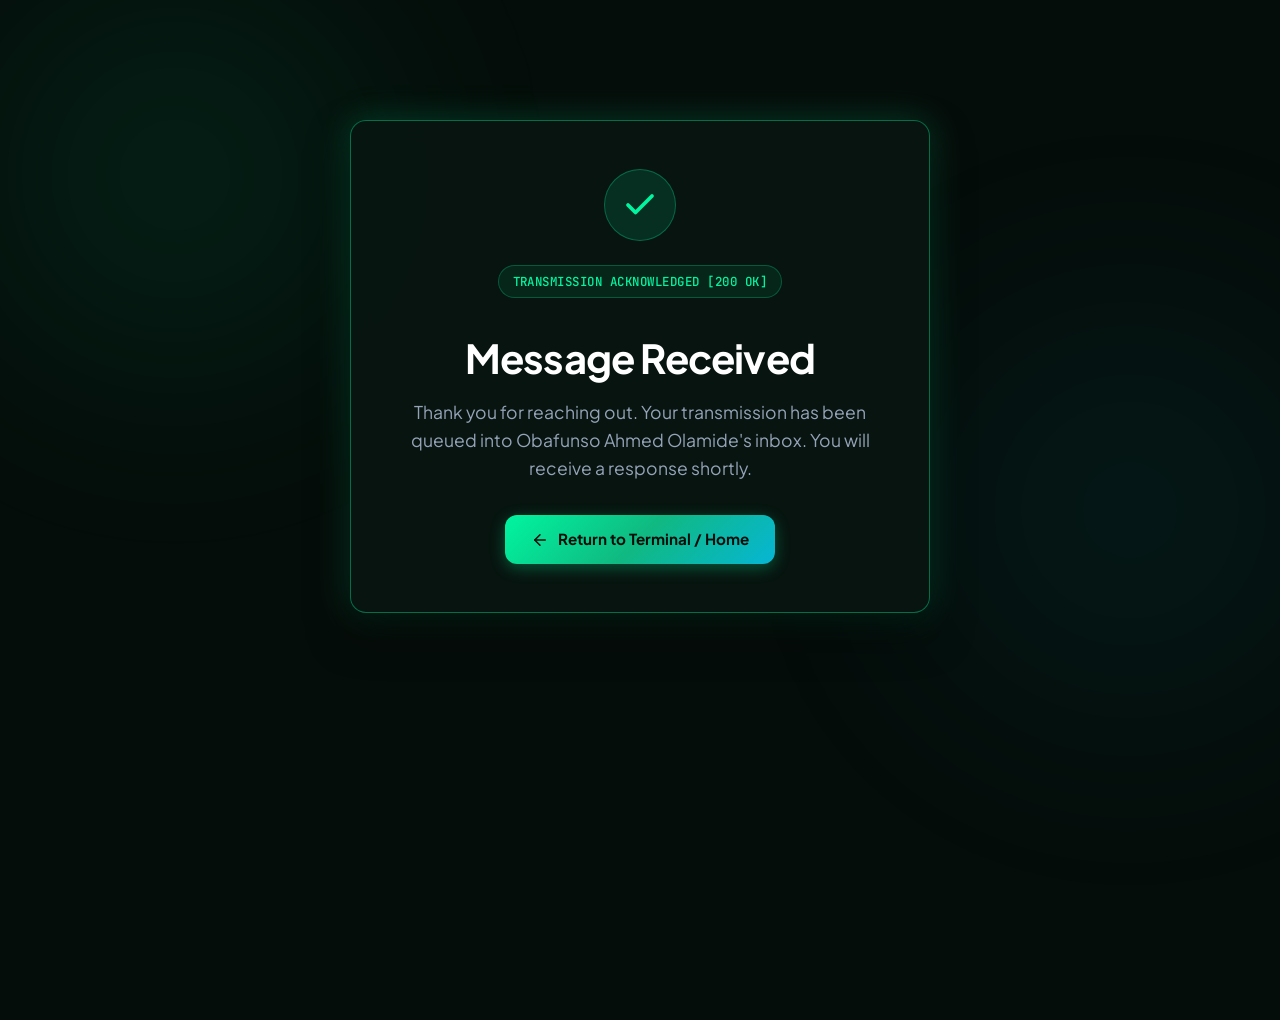
<file: thank-you.html>
<!DOCTYPE html>
<html lang="en">
<head>
  <meta charset="UTF-8">
  <meta name="viewport" content="width=device-width, initial-scale=1.0">
  <title>Message Received — Obafunso Ahmed Olamide</title>
  <link rel="preconnect" href="https://fonts.googleapis.com">
  <link rel="preconnect" href="https://fonts.gstatic.com" crossorigin>
  <link href="https://fonts.googleapis.com/css2?family=JetBrains+Mono:wght@400;500;700&family=Plus+Jakarta+Sans:wght@400;500;600;700;800&display=swap" rel="stylesheet">
  <link rel="stylesheet" href="/css/styles.css">
  <style>
    .confirmation-card {
      max-width: 580px;
      margin: 120px auto;
      padding: 3rem 2.5rem;
      background: var(--bg-surface-glass);
      border: 1px solid var(--border-active);
      border-radius: 16px;
      backdrop-filter: blur(12px);
      text-align: center;
      box-shadow: 0 20px 40px rgba(0, 0, 0, 0.5), var(--shadow-glow);
    }
    .check-icon {
      width: 72px;
      height: 72px;
      margin: 0 auto 1.5rem;
      border-radius: 50%;
      background: var(--accent-alpha-12);
      border: 1px solid var(--accent-alpha-30);
      display: flex;
      align-items: center;
      justify-content: center;
      color: var(--accent-primary);
    }
  </style>
</head>
<body>
  <div class="ambient-glow glow-1"></div>
  <div class="ambient-glow glow-2"></div>
  
  <main class="container">
    <div class="confirmation-card">
      <div class="check-icon">
        <svg width="36" height="36" viewBox="0 0 24 24" fill="none" stroke="currentColor" stroke-width="2.5" stroke-linecap="round" stroke-linejoin="round">
          <polyline points="20 6 9 17 4 12"></polyline>
        </svg>
      </div>
      <div class="mono-badge">TRANSMISSION ACKNOWLEDGED [200 OK]</div>
      <h1 class="headline-lg" style="margin-top: 1rem;">Message Received</h1>
      <p class="text-muted" style="margin-top: 1rem; font-size: 1.1rem; line-height: 1.6;">
        Thank you for reaching out. Your transmission has been queued into Obafunso Ahmed Olamide's inbox. You will receive a response shortly.
      </p>
      <div style="margin-top: 2rem;">
        <a href="/" class="btn btn-primary">
          <svg width="18" height="18" viewBox="0 0 24 24" fill="none" stroke="currentColor" stroke-width="2" stroke-linecap="round" stroke-linejoin="round">
            <line x1="19" y1="12" x2="5" y2="12"></line>
            <polyline points="12 19 5 12 12 5"></polyline>
          </svg>
          Return to Terminal / Home
        </a>
      </div>
    </div>
  </main>
</body>
</html>
</file>
<file: css/styles.css>
:root {
  /* Default: Matrix Emerald Phosphor Theme */
  --bg-primary: #050D0A;
  --bg-surface: #091712;
  --bg-surface-elevated: #10261E;
  --bg-surface-glass: rgba(9, 23, 18, 0.82);
  --border-subtle: rgba(255, 255, 255, 0.08);
  --border-active: rgba(0, 245, 160, 0.4);
  --border-focus: #00F5A0;
  
  --text-main: #F3F4F6;
  --text-muted: #94A3B8;
  --text-dim: #64748B;
  
  --accent-primary: #00F5A0; /* Vibrant Matrix Phosphor Mint */
  --accent-cyan: #00F5A0;    /* Backwards-compatible alias */
  --accent-secondary: #10B981;
  --accent-tertiary: #06B6D4;
  --accent-blue: #10B981;
  --accent-indigo: #059669;
  --accent-emerald: #00F5A0;
  --accent-amber: #F59E0B;
  --accent-rose: #F43F5E;
  
  --accent-alpha-08: rgba(0, 245, 160, 0.08);
  --accent-alpha-12: rgba(0, 245, 160, 0.12);
  --accent-alpha-15: rgba(0, 245, 160, 0.15);
  --accent-alpha-20: rgba(0, 245, 160, 0.2);
  --accent-alpha-25: rgba(0, 245, 160, 0.25);
  --accent-alpha-30: rgba(0, 245, 160, 0.3);
  --accent-alpha-40: rgba(0, 245, 160, 0.4);
  --accent-alpha-50: rgba(0, 245, 160, 0.5);
  
  --gradient-cyber: linear-gradient(135deg, #00F5A0 0%, #10B981 50%, #06B6D4 100%);
  --gradient-card: linear-gradient(180deg, rgba(16, 38, 30, 0.65) 0%, rgba(9, 23, 18, 0.95) 100%);
  
  --font-heading: 'Plus Jakarta Sans', -apple-system, BlinkMacSystemFont, 'Segoe UI', Roboto, sans-serif;
  --font-mono: 'JetBrains Mono', 'Fira Code', 'Courier New', monospace;
  --font-body: 'Plus Jakarta Sans', -apple-system, BlinkMacSystemFont, 'Segoe UI', Roboto, sans-serif;
  
  --radius-sm: 6px;
  --radius-md: 12px;
  --radius-lg: 18px;
  --radius-xl: 24px;
  
  --shadow-subtle: 0 4px 20px rgba(0, 0, 0, 0.5);
  --shadow-glow: 0 0 35px rgba(0, 245, 160, 0.22);
  --shadow-card: 0 10px 30px -10px rgba(0, 0, 0, 0.6);
  
  --glow-1-bg: radial-gradient(circle, rgba(0, 245, 160, 0.32) 0%, rgba(16, 185, 129, 0) 70%);
  --glow-2-bg: radial-gradient(circle, rgba(6, 182, 212, 0.25) 0%, rgba(0, 245, 160, 0) 70%);
  --glow-3-bg: radial-gradient(circle, rgba(16, 185, 129, 0.18) 0%, rgba(0, 0, 0, 0) 70%);
}

/* Solar Amber Theme */
[data-theme="amber"] {
  --bg-primary: #0D0A06;
  --bg-surface: #18120B;
  --bg-surface-elevated: #281E12;
  --bg-surface-glass: rgba(24, 18, 11, 0.85);
  --border-active: rgba(245, 158, 11, 0.45);
  --border-focus: #F59E0B;
  
  --accent-primary: #F59E0B;
  --accent-cyan: #F59E0B;
  --accent-secondary: #FBBF24;
  --accent-tertiary: #EA580C;
  --accent-blue: #F59E0B;
  --accent-indigo: #D97706;
  --accent-emerald: #FBBF24;
  
  --accent-alpha-08: rgba(245, 158, 11, 0.08);
  --accent-alpha-12: rgba(245, 158, 11, 0.12);
  --accent-alpha-15: rgba(245, 158, 11, 0.15);
  --accent-alpha-20: rgba(245, 158, 11, 0.2);
  --accent-alpha-25: rgba(245, 158, 11, 0.25);
  --accent-alpha-30: rgba(245, 158, 11, 0.3);
  --accent-alpha-40: rgba(245, 158, 11, 0.4);
  --accent-alpha-50: rgba(245, 158, 11, 0.5);
  
  --gradient-cyber: linear-gradient(135deg, #FBBF24 0%, #F59E0B 50%, #EA580C 100%);
  --gradient-card: linear-gradient(180deg, rgba(40, 30, 18, 0.65) 0%, rgba(24, 18, 11, 0.95) 100%);
  --shadow-glow: 0 0 35px rgba(245, 158, 11, 0.25);
  
  --glow-1-bg: radial-gradient(circle, rgba(245, 158, 11, 0.32) 0%, rgba(234, 88, 12, 0) 70%);
  --glow-2-bg: radial-gradient(circle, rgba(251, 191, 36, 0.25) 0%, rgba(245, 158, 11, 0) 70%);
  --glow-3-bg: radial-gradient(circle, rgba(217, 119, 6, 0.18) 0%, rgba(0, 0, 0, 0) 70%);
}

/* Cyber Violet Theme */
[data-theme="violet"] {
  --bg-primary: #0B0814;
  --bg-surface: #140E24;
  --bg-surface-elevated: #22183D;
  --bg-surface-glass: rgba(20, 14, 36, 0.85);
  --border-active: rgba(168, 85, 247, 0.45);
  --border-focus: #A855F7;
  
  --accent-primary: #A855F7;
  --accent-cyan: #A855F7;
  --accent-secondary: #C084FC;
  --accent-tertiary: #EC4899;
  --accent-blue: #A855F7;
  --accent-indigo: #7C3AED;
  --accent-emerald: #C084FC;
  
  --accent-alpha-08: rgba(168, 85, 247, 0.08);
  --accent-alpha-12: rgba(168, 85, 247, 0.12);
  --accent-alpha-15: rgba(168, 85, 247, 0.15);
  --accent-alpha-20: rgba(168, 85, 247, 0.2);
  --accent-alpha-25: rgba(168, 85, 247, 0.25);
  --accent-alpha-30: rgba(168, 85, 247, 0.3);
  --accent-alpha-40: rgba(168, 85, 247, 0.4);
  --accent-alpha-50: rgba(168, 85, 247, 0.5);
  
  --gradient-cyber: linear-gradient(135deg, #C084FC 0%, #A855F7 50%, #EC4899 100%);
  --gradient-card: linear-gradient(180deg, rgba(34, 24, 61, 0.65) 0%, rgba(20, 14, 36, 0.95) 100%);
  --shadow-glow: 0 0 35px rgba(168, 85, 247, 0.25);
  
  --glow-1-bg: radial-gradient(circle, rgba(168, 85, 247, 0.32) 0%, rgba(124, 58, 237, 0) 70%);
  --glow-2-bg: radial-gradient(circle, rgba(236, 72, 153, 0.25) 0%, rgba(168, 85, 247, 0) 70%);
  --glow-3-bg: radial-gradient(circle, rgba(192, 132, 252, 0.18) 0%, rgba(0, 0, 0, 0) 70%);
}

/* Glacier Cyan Theme */
[data-theme="cyan"] {
  --bg-primary: #070D14;
  --bg-surface: #0D1724;
  --bg-surface-elevated: #16263B;
  --bg-surface-glass: rgba(13, 23, 36, 0.85);
  --border-active: rgba(56, 189, 248, 0.45);
  --border-focus: #38BDF8;
  
  --accent-primary: #38BDF8;
  --accent-cyan: #38BDF8;
  --accent-secondary: #0284C7;
  --accent-tertiary: #2563EB;
  --accent-blue: #38BDF8;
  --accent-indigo: #0284C7;
  --accent-emerald: #38BDF8;
  
  --accent-alpha-08: rgba(56, 189, 248, 0.08);
  --accent-alpha-12: rgba(56, 189, 248, 0.12);
  --accent-alpha-15: rgba(56, 189, 248, 0.15);
  --accent-alpha-20: rgba(56, 189, 248, 0.2);
  --accent-alpha-25: rgba(56, 189, 248, 0.25);
  --accent-alpha-30: rgba(56, 189, 248, 0.3);
  --accent-alpha-40: rgba(56, 189, 248, 0.4);
  --accent-alpha-50: rgba(56, 189, 248, 0.5);
  
  --gradient-cyber: linear-gradient(135deg, #38BDF8 0%, #0284C7 50%, #2563EB 100%);
  --gradient-card: linear-gradient(180deg, rgba(22, 38, 59, 0.65) 0%, rgba(13, 23, 36, 0.95) 100%);
  --shadow-glow: 0 0 35px rgba(56, 189, 248, 0.25);
  
  --glow-1-bg: radial-gradient(circle, rgba(56, 189, 248, 0.32) 0%, rgba(37, 99, 235, 0) 70%);
  --glow-2-bg: radial-gradient(circle, rgba(14, 165, 233, 0.25) 0%, rgba(56, 189, 248, 0) 70%);
  --glow-3-bg: radial-gradient(circle, rgba(2, 132, 199, 0.18) 0%, rgba(0, 0, 0, 0) 70%);
}

*, *::before, *::after {
  box-sizing: border-box;
  margin: 0;
  padding: 0;
}

html {
  scroll-behavior: smooth;
  font-size: 16px;
}

body {
  background-color: var(--bg-primary);
  color: var(--text-main);
  font-family: var(--font-body);
  line-height: 1.6;
  overflow-x: hidden;
  position: relative;
  min-height: 100vh;
  -webkit-font-smoothing: antialiased;
  transition: background-color 0.3s ease, color 0.3s ease;
}

/* Ambient Backdrops */
.ambient-glow {
  position: fixed;
  border-radius: 50%;
  filter: blur(120px);
  pointer-events: none;
  z-index: 0;
  opacity: 0.45;
  transition: background 0.4s ease;
}

.glow-1 {
  width: 550px;
  height: 550px;
  top: -100px;
  left: -100px;
  background: var(--glow-1-bg);
}

.glow-2 {
  width: 600px;
  height: 600px;
  bottom: 10%;
  right: -150px;
  background: var(--glow-2-bg);
}

.glow-3 {
  width: 400px;
  height: 400px;
  top: 45%;
  left: 20%;
  background: var(--glow-3-bg);
}

.cyber-grid {
  position: fixed;
  top: 0;
  left: 0;
  right: 0;
  bottom: 0;
  background-image: 
    linear-gradient(to right, rgba(255, 255, 255, 0.02) 1px, transparent 1px),
    linear-gradient(to bottom, rgba(255, 255, 255, 0.02) 1px, transparent 1px);
  background-size: 48px 48px;
  pointer-events: none;
  z-index: 0;
}

.container {
  width: 100%;
  max-width: 1240px;
  margin: 0 auto;
  padding: 0 1.5rem;
  position: relative;
  z-index: 1;
}

/* Typography & Utilities */
h1, h2, h3, h4, h5, h6 {
  font-family: var(--font-heading);
  font-weight: 700;
  line-height: 1.2;
  color: #FFFFFF;
  letter-spacing: -0.02em;
}

.headline-xl {
  font-size: clamp(2.5rem, 5.5vw, 4.2rem);
  font-weight: 800;
  line-height: 1.1;
  letter-spacing: -0.03em;
}

.headline-lg {
  font-size: clamp(1.8rem, 3.2vw, 2.5rem);
  font-weight: 700;
}

.headline-md {
  font-size: 1.4rem;
  font-weight: 600;
}

.headline-sm {
  font-size: 1.1rem;
  font-weight: 600;
}

.text-gradient {
  background: var(--gradient-cyber);
  -webkit-background-clip: text;
  -webkit-text-fill-color: transparent;
  display: inline-block;
}

.text-muted {
  color: var(--text-muted);
}

.text-dim {
  color: var(--text-dim);
}

.font-mono {
  font-family: var(--font-mono);
}

/* Badges */
.mono-badge {
  display: inline-flex;
  align-items: center;
  gap: 0.5rem;
  padding: 0.35rem 0.85rem;
  background: var(--accent-alpha-08);
  border: 1px solid var(--accent-alpha-25);
  border-radius: 9999px;
  color: var(--accent-primary);
  font-family: var(--font-mono);
  font-size: 0.78rem;
  font-weight: 500;
  letter-spacing: 0.04em;
  text-transform: uppercase;
  margin-bottom: 1.25rem;
  transition: all 0.3s ease;
}

.mono-badge .pulse-dot {
  width: 7px;
  height: 7px;
  border-radius: 50%;
  background-color: var(--accent-primary);
  box-shadow: 0 0 10px var(--accent-primary);
  animation: pulse 2s infinite ease-in-out;
}

@keyframes pulse {
  0%, 100% { opacity: 1; transform: scale(1); }
  50% { opacity: 0.4; transform: scale(0.85); }
}

.tech-tag {
  display: inline-block;
  padding: 0.25rem 0.65rem;
  font-family: var(--font-mono);
  font-size: 0.75rem;
  background: rgba(255, 255, 255, 0.05);
  border: 1px solid var(--border-subtle);
  border-radius: var(--radius-sm);
  color: #CBD5E1;
  transition: all 0.2s ease;
}

.tech-tag:hover {
  background: var(--accent-alpha-12);
  border-color: var(--accent-alpha-30);
  color: var(--accent-primary);
}

/* Buttons */
.btn-group {
  display: flex;
  flex-wrap: wrap;
  gap: 1rem;
  align-items: center;
}

.btn {
  display: inline-flex;
  align-items: center;
  justify-content: center;
  gap: 0.6rem;
  padding: 0.8rem 1.6rem;
  font-family: var(--font-heading);
  font-weight: 600;
  font-size: 0.95rem;
  border-radius: var(--radius-md);
  text-decoration: none;
  cursor: pointer;
  transition: all 0.25s cubic-bezier(0.16, 1, 0.3, 1);
  border: none;
}

.btn-primary {
  background: var(--gradient-cyber);
  color: #050D0A;
  font-weight: 700;
  box-shadow: 0 4px 15px var(--accent-alpha-30);
}

.btn-primary:hover {
  transform: translateY(-2px);
  box-shadow: 0 8px 25px var(--accent-alpha-50);
  color: #020604;
}

.btn-secondary {
  background: rgba(255, 255, 255, 0.04);
  color: var(--text-main);
  border: 1px solid var(--border-subtle);
  backdrop-filter: blur(8px);
}

.btn-secondary:hover {
  background: rgba(255, 255, 255, 0.09);
  border-color: rgba(255, 255, 255, 0.2);
  transform: translateY(-2px);
}

.btn-terminal {
  background: var(--bg-surface);
  color: var(--accent-primary);
  border: 1px solid var(--accent-alpha-30);
  font-family: var(--font-mono);
  font-size: 0.85rem;
}

.btn-terminal:hover {
  background: var(--accent-alpha-15);
  box-shadow: 0 0 15px var(--accent-alpha-25);
}

/* Header & Navigation */
.header {
  position: sticky;
  top: 0;
  z-index: 100;
  width: 100%;
  background: rgba(5, 13, 10, 0.86);
  backdrop-filter: blur(14px);
  border-bottom: 1px solid var(--border-subtle);
  transition: all 0.3s ease;
}

.nav {
  display: flex;
  align-items: center;
  justify-content: space-between;
  height: 72px;
}

.logo {
  display: flex;
  align-items: center;
  gap: 0.75rem;
  text-decoration: none;
  color: #FFFFFF;
  font-weight: 800;
  font-size: 1.25rem;
  letter-spacing: -0.02em;
}

.logo-badge {
  width: 38px;
  height: 38px;
  background: linear-gradient(135deg, var(--accent-alpha-20), rgba(16, 185, 129, 0.3));
  border: 1px solid var(--accent-alpha-40);
  border-radius: var(--radius-sm);
  display: flex;
  align-items: center;
  justify-content: center;
  font-family: var(--font-mono);
  font-weight: 700;
  font-size: 0.9rem;
  color: var(--accent-primary);
  box-shadow: 0 0 12px var(--accent-alpha-20);
  transition: all 0.3s ease;
}

.nav-links {
  display: flex;
  align-items: center;
  gap: 1.5rem;
  list-style: none;
}

.nav-link {
  color: var(--text-muted);
  text-decoration: none;
  font-size: 0.9rem;
  font-weight: 500;
  transition: color 0.2s ease;
  position: relative;
}

.nav-link:hover, .nav-link.active {
  color: #FFFFFF;
}

.nav-link::after {
  content: '';
  position: absolute;
  left: 0;
  bottom: -4px;
  width: 0%;
  height: 2px;
  background: var(--accent-primary);
  transition: width 0.2s ease;
}

.nav-link:hover::after, .nav-link.active::after {
  width: 100%;
}

/* Theme Switcher Bar */
.theme-picker {
  display: flex;
  align-items: center;
  gap: 0.35rem;
  padding: 0.25rem 0.5rem;
  background: rgba(255, 255, 255, 0.04);
  border: 1px solid var(--border-subtle);
  border-radius: 999px;
}

.theme-btn {
  width: 20px;
  height: 20px;
  border-radius: 50%;
  border: 2px solid transparent;
  cursor: pointer;
  outline: none;
  transition: transform 0.2s ease, border-color 0.2s ease;
}

.theme-btn:hover {
  transform: scale(1.15);
}

.theme-btn.active {
  border-color: #FFFFFF;
  transform: scale(1.15);
}

.theme-btn-emerald { background: #00F5A0; }
.theme-btn-amber { background: #F59E0B; }
.theme-btn-violet { background: #A855F7; }
.theme-btn-cyan { background: #38BDF8; }

.cmd-badge {
  background: rgba(255, 255, 255, 0.08);
  border: 1px solid var(--border-subtle);
  border-radius: 4px;
  padding: 0.15rem 0.45rem;
  font-family: var(--font-mono);
  font-size: 0.7rem;
  color: var(--text-muted);
  margin-left: 0.4rem;
}

.mobile-menu-btn {
  display: none;
  background: none;
  border: 1px solid var(--border-subtle);
  color: var(--text-main);
  padding: 0.5rem;
  border-radius: var(--radius-sm);
  cursor: pointer;
}

/* Hero Section */
.hero-section {
  padding: 5rem 0 4rem;
}

.hero-grid {
  display: grid;
  grid-template-columns: 1.15fr 0.85fr;
  gap: 3.5rem;
  align-items: center;
}

.hero-text {
  max-width: 650px;
}

.hero-title {
  margin-bottom: 1.25rem;
}

.hero-lead {
  font-size: 1.2rem;
  line-height: 1.6;
  color: #CBD5E1;
  margin-bottom: 1.5rem;
}

.hero-sublead {
  font-size: 0.95rem;
  line-height: 1.7;
  color: var(--text-muted);
  margin-bottom: 2rem;
}

/* Interactive Hero Terminal Box */
.terminal-window {
  background: var(--bg-surface);
  border: 1px solid var(--accent-alpha-25);
  border-radius: var(--radius-lg);
  overflow: hidden;
  box-shadow: 0 20px 50px rgba(0, 0, 0, 0.6), 0 0 30px var(--accent-alpha-08);
  font-family: var(--font-mono);
  font-size: 0.85rem;
  transition: all 0.3s ease;
}

.terminal-header {
  background: var(--bg-surface-elevated);
  padding: 0.75rem 1rem;
  display: flex;
  align-items: center;
  justify-content: space-between;
  border-bottom: 1px solid var(--border-subtle);
}

.terminal-dots {
  display: flex;
  gap: 0.4rem;
}

.dot {
  width: 10px;
  height: 10px;
  border-radius: 50%;
}

.dot-red { background-color: #EF4444; }
.dot-yellow { background-color: #F59E0B; }
.dot-green { background-color: var(--accent-primary); }

.terminal-title {
  font-size: 0.75rem;
  color: var(--text-dim);
  font-family: var(--font-mono);
}

.terminal-body {
  padding: 1.25rem 1.25rem;
  line-height: 1.6;
  color: #E2E8F0;
  max-height: 400px;
  overflow-y: auto;
}

.term-line {
  margin-bottom: 0.6rem;
  display: flex;
  align-items: flex-start;
  gap: 0.5rem;
}

.term-prompt {
  color: var(--accent-primary);
  font-weight: 700;
  user-select: none;
}

.term-cmd {
  color: #F8FAFC;
  font-weight: 600;
}

.term-output {
  color: var(--text-muted);
  padding-left: 1.2rem;
  margin-bottom: 0.75rem;
}

.term-highlight {
  color: var(--accent-primary);
}

.term-accent-green {
  color: var(--accent-primary);
}

.cursor-blink {
  display: inline-block;
  width: 8px;
  height: 15px;
  background-color: var(--accent-primary);
  vertical-align: text-bottom;
  animation: blink 1s step-end infinite;
}

@keyframes blink {
  0%, 100% { opacity: 1; }
  50% { opacity: 0; }
}

/* Quick Metrics Bar */
.metrics-strip {
  margin: 3.5rem 0 2rem;
  display: grid;
  grid-template-columns: repeat(4, 1fr);
  gap: 1.5rem;
}

.metric-item {
  background: var(--bg-surface-glass);
  border: 1px solid var(--border-subtle);
  border-radius: var(--radius-md);
  padding: 1.25rem 1.5rem;
  backdrop-filter: blur(8px);
  position: relative;
  overflow: hidden;
  transition: transform 0.25s ease, border-color 0.25s ease;
}

.metric-item:hover {
  transform: translateY(-3px);
  border-color: var(--accent-alpha-35, var(--border-active));
}

.metric-number {
  font-family: var(--font-mono);
  font-size: 2rem;
  font-weight: 700;
  color: #FFFFFF;
  margin-bottom: 0.25rem;
}

.metric-label {
  font-size: 0.82rem;
  color: var(--text-muted);
  text-transform: uppercase;
  letter-spacing: 0.05em;
  font-weight: 600;
}

/* Section Shared Layout */
.section {
  padding: 5.5rem 0;
  position: relative;
}

.section-header {
  text-align: center;
  max-width: 680px;
  margin: 0 auto 3.5rem;
}

.section-lead {
  font-size: 1.1rem;
  color: var(--text-muted);
  margin-top: 0.85rem;
}

/* Focus / Research Domains */
.domains-grid {
  display: grid;
  grid-template-columns: repeat(auto-fit, minmax(280px, 1fr));
  gap: 1.75rem;
}

.domain-card {
  background: var(--gradient-card);
  border: 1px solid var(--border-subtle);
  border-radius: var(--radius-lg);
  padding: 2rem;
  position: relative;
  transition: all 0.3s cubic-bezier(0.16, 1, 0.3, 1);
  display: flex;
  flex-direction: column;
}

.domain-card:hover {
  border-color: var(--border-active);
  transform: translateY(-4px);
  box-shadow: var(--shadow-card), var(--shadow-glow);
}

.domain-icon {
  width: 52px;
  height: 52px;
  border-radius: var(--radius-md);
  background: var(--accent-alpha-08);
  border: 1px solid var(--accent-alpha-20);
  display: flex;
  align-items: center;
  justify-content: center;
  color: var(--accent-primary);
  margin-bottom: 1.5rem;
  transition: all 0.3s ease;
}

.domain-card h3 {
  margin-bottom: 0.75rem;
  font-size: 1.25rem;
}

.domain-card p {
  color: var(--text-muted);
  font-size: 0.92rem;
  line-height: 1.6;
  margin-bottom: 1.25rem;
  flex-grow: 1;
}

.domain-points {
  list-style: none;
  font-family: var(--font-mono);
  font-size: 0.78rem;
  color: #94A3B8;
  display: flex;
  flex-direction: column;
  gap: 0.4rem;
  border-top: 1px solid var(--border-subtle);
  padding-top: 1rem;
}

.domain-points li::before {
  content: '→ ';
  color: var(--accent-primary);
}

/* CS Interactive Lab (Dijkstra / Sorting Visualizer) */
.cs-lab-container {
  background: var(--bg-surface);
  border: 1px solid var(--accent-alpha-30);
  border-radius: var(--radius-xl);
  overflow: hidden;
  box-shadow: 0 25px 60px rgba(0, 0, 0, 0.6), 0 0 40px var(--accent-alpha-12);
  transition: all 0.3s ease;
}

.lab-tabs {
  display: flex;
  background: var(--bg-surface-elevated);
  border-bottom: 1px solid var(--border-subtle);
  overflow-x: auto;
}

.lab-tab {
  padding: 1rem 1.75rem;
  background: none;
  border: none;
  color: var(--text-muted);
  font-family: var(--font-heading);
  font-weight: 600;
  font-size: 0.95rem;
  cursor: pointer;
  display: flex;
  align-items: center;
  gap: 0.6rem;
  border-bottom: 2px solid transparent;
  transition: all 0.2s ease;
  white-space: nowrap;
}

.lab-tab:hover {
  color: #FFFFFF;
}

.lab-tab.active {
  color: var(--accent-primary);
  background: var(--accent-alpha-08);
  border-bottom-color: var(--accent-primary);
}

.lab-panel {
  padding: 1.75rem;
  display: none;
}

.lab-panel.active {
  display: block;
}

.lab-toolbar {
  display: flex;
  flex-wrap: wrap;
  align-items: center;
  justify-content: space-between;
  gap: 1rem;
  margin-bottom: 1.25rem;
  padding-bottom: 1.25rem;
  border-bottom: 1px solid var(--border-subtle);
}

.lab-controls {
  display: flex;
  flex-wrap: wrap;
  align-items: center;
  gap: 0.75rem;
}

.select-custom {
  background: var(--bg-surface-elevated);
  color: #FFFFFF;
  border: 1px solid var(--border-subtle);
  border-radius: var(--radius-sm);
  padding: 0.5rem 0.9rem;
  font-family: var(--font-heading);
  font-size: 0.85rem;
  outline: none;
  cursor: pointer;
}

.select-custom:focus {
  border-color: var(--accent-primary);
}

.lab-stats-bar {
  display: flex;
  flex-wrap: wrap;
  gap: 1.5rem;
  font-family: var(--font-mono);
  font-size: 0.82rem;
  color: var(--text-muted);
}

.lab-stat-val {
  color: var(--accent-primary);
  font-weight: 700;
}

/* Pathfinding Grid Visualizer */
.grid-canvas-wrap {
  width: 100%;
  overflow-x: auto;
  display: flex;
  justify-content: center;
  padding: 1rem 0;
  background: var(--bg-primary);
  border-radius: var(--radius-md);
  border: 1px solid var(--border-subtle);
}

.path-grid {
  display: grid;
  grid-template-columns: repeat(28, 18px);
  grid-gap: 2px;
  user-select: none;
}

.grid-cell {
  width: 18px;
  height: 18px;
  background: var(--bg-surface-elevated);
  border-radius: 2px;
  transition: background-color 0.2s ease, transform 0.15s ease;
  cursor: pointer;
}

.grid-cell:hover {
  transform: scale(1.15);
  z-index: 2;
}

.grid-cell.start {
  background-color: var(--accent-primary) !important;
  box-shadow: 0 0 10px var(--accent-primary);
}

.grid-cell.target {
  background-color: var(--accent-rose) !important;
  box-shadow: 0 0 10px var(--accent-rose);
}

.grid-cell.wall {
  background-color: #475569 !important;
}

.grid-cell.visited {
  background-color: var(--accent-alpha-50);
  animation: cellVisited 0.3s cubic-bezier(0.16, 1, 0.3, 1) forwards;
}

.grid-cell.path {
  background-color: var(--accent-primary) !important;
  box-shadow: 0 0 8px var(--accent-primary);
  animation: cellPath 0.4s ease forwards;
}

@keyframes cellVisited {
  0% { transform: scale(0.3); background-color: var(--accent-alpha-50); }
  50% { background-color: var(--accent-alpha-30); }
  100% { transform: scale(1); background-color: var(--accent-alpha-20); }
}

@keyframes cellPath {
  0% { transform: scale(0.5); background-color: #FEF08A; }
  100% { transform: scale(1); background-color: var(--accent-primary); }
}

/* Sorting Visualizer */
.sort-canvas-wrap {
  height: 260px;
  display: flex;
  align-items: flex-end;
  justify-content: center;
  gap: 4px;
  background: var(--bg-primary);
  border: 1px solid var(--border-subtle);
  border-radius: var(--radius-md);
  padding: 1.5rem 1rem 0;
}

.sort-bar {
  flex: 1;
  max-width: 24px;
  background: var(--gradient-cyber);
  border-radius: 4px 4px 0 0;
  transition: height 0.05s ease, background-color 0.1s ease;
  min-height: 4px;
}

.sort-bar.active {
  background: #F59E0B !important;
  box-shadow: 0 0 10px #F59E0B;
}

.sort-bar.sorted {
  background: var(--gradient-cyber) !important;
  box-shadow: 0 0 6px var(--accent-alpha-40);
}

/* Featured Projects */
.projects-grid {
  display: grid;
  grid-template-columns: repeat(2, 1fr);
  gap: 2rem;
}

.project-card {
  background: var(--gradient-card);
  border: 1px solid var(--border-subtle);
  border-radius: var(--radius-xl);
  padding: 2.25rem;
  display: flex;
  flex-direction: column;
  position: relative;
  transition: all 0.3s ease;
}

.project-card:hover {
  border-color: var(--border-active);
  transform: translateY(-5px);
  box-shadow: var(--shadow-card), var(--shadow-glow);
}

.project-meta {
  display: flex;
  align-items: center;
  justify-content: space-between;
  margin-bottom: 1rem;
}

.project-category {
  font-family: var(--font-mono);
  font-size: 0.75rem;
  color: var(--accent-primary);
  text-transform: uppercase;
  letter-spacing: 0.05em;
}

.project-title {
  font-size: 1.5rem;
  margin-bottom: 0.75rem;
}

.project-desc {
  color: var(--text-muted);
  font-size: 0.95rem;
  line-height: 1.6;
  margin-bottom: 1.5rem;
  flex-grow: 1;
}

.project-architecture {
  background: rgba(0, 0, 0, 0.35);
  border: 1px solid rgba(255, 255, 255, 0.05);
  border-radius: var(--radius-sm);
  padding: 0.85rem 1rem;
  font-family: var(--font-mono);
  font-size: 0.78rem;
  color: #CBD5E1;
  margin-bottom: 1.5rem;
  display: flex;
  align-items: center;
  gap: 0.5rem;
}

.project-stack {
  display: flex;
  flex-wrap: wrap;
  gap: 0.5rem;
  margin-bottom: 1.5rem;
}

.project-links {
  display: flex;
  gap: 1rem;
  border-top: 1px solid var(--border-subtle);
  padding-top: 1.25rem;
}

.project-link {
  display: inline-flex;
  align-items: center;
  gap: 0.4rem;
  color: #FFFFFF;
  text-decoration: none;
  font-size: 0.88rem;
  font-weight: 600;
  transition: color 0.2s ease;
}

.project-link:hover {
  color: var(--accent-primary);
}

/* Skills Grid */
.skills-container {
  display: grid;
  grid-template-columns: repeat(3, 1fr);
  gap: 2rem;
}

.skill-category-card {
  background: var(--gradient-card);
  border: 1px solid var(--border-subtle);
  border-radius: var(--radius-lg);
  padding: 2rem;
}

.skill-category-header {
  display: flex;
  align-items: center;
  gap: 0.75rem;
  margin-bottom: 1.5rem;
}

.skill-category-header h3 {
  font-size: 1.2rem;
}

.skill-items {
  display: flex;
  flex-direction: column;
  gap: 1rem;
}

.skill-row {
  display: flex;
  flex-direction: column;
  gap: 0.35rem;
}

.skill-info {
  display: flex;
  justify-content: space-between;
  font-size: 0.85rem;
}

.skill-name {
  font-family: var(--font-mono);
  color: #E2E8F0;
}

.skill-level {
  color: var(--accent-primary);
  font-family: var(--font-mono);
  font-size: 0.78rem;
}

.skill-bar-bg {
  height: 6px;
  background: var(--bg-surface-elevated);
  border-radius: 999px;
  overflow: hidden;
}

.skill-bar-fill {
  height: 100%;
  background: var(--gradient-cyber);
  border-radius: 999px;
}

/* Publications & Papers */
.pubs-list {
  display: flex;
  flex-direction: column;
  gap: 1.25rem;
}

.pub-item {
  background: var(--bg-surface-glass);
  border: 1px solid var(--border-subtle);
  border-radius: var(--radius-md);
  padding: 1.5rem 1.75rem;
  transition: all 0.2s ease;
}

.pub-item:hover {
  border-color: var(--border-active);
  transform: translateX(4px);
}

.pub-header {
  display: flex;
  justify-content: space-between;
  align-items: flex-start;
  gap: 1rem;
  margin-bottom: 0.5rem;
}

.pub-title {
  font-size: 1.15rem;
  color: #FFFFFF;
}

.pub-year {
  font-family: var(--font-mono);
  font-size: 0.8rem;
  color: var(--accent-primary);
  background: var(--accent-alpha-12);
  padding: 0.2rem 0.5rem;
  border-radius: var(--radius-sm);
  white-space: nowrap;
}

.pub-venue {
  color: var(--text-dim);
  font-size: 0.85rem;
  font-family: var(--font-mono);
  margin-bottom: 0.6rem;
}

.pub-abstract {
  color: var(--text-muted);
  font-size: 0.9rem;
  line-height: 1.5;
}

/* Contact Section & Netlify Form */
.contact-grid {
  display: grid;
  grid-template-columns: 0.9fr 1.1fr;
  gap: 3.5rem;
}

.contact-info-card {
  background: var(--gradient-card);
  border: 1px solid var(--border-subtle);
  border-radius: var(--radius-xl);
  padding: 2.5rem;
  display: flex;
  flex-direction: column;
  justify-content: space-between;
}

.contact-details {
  display: flex;
  flex-direction: column;
  gap: 1.5rem;
  margin: 2rem 0;
}

.contact-row {
  display: flex;
  align-items: center;
  gap: 1rem;
}

.contact-icon-box {
  width: 44px;
  height: 44px;
  border-radius: var(--radius-md);
  background: var(--accent-alpha-08);
  border: 1px solid var(--accent-alpha-20);
  display: flex;
  align-items: center;
  justify-content: center;
  color: var(--accent-primary);
}

.contact-label {
  font-size: 0.75rem;
  color: var(--text-dim);
  text-transform: uppercase;
  font-family: var(--font-mono);
}

.contact-value {
  color: #FFFFFF;
  text-decoration: none;
  font-size: 0.95rem;
  font-weight: 600;
  transition: color 0.2s ease;
}

.contact-value:hover {
  color: var(--accent-primary);
}

.form-card {
  background: var(--bg-surface);
  border: 1px solid var(--border-subtle);
  border-radius: var(--radius-xl);
  padding: 2.5rem;
  box-shadow: var(--shadow-card);
}

.form-group {
  margin-bottom: 1.5rem;
}

.form-label {
  display: block;
  font-size: 0.85rem;
  font-weight: 600;
  margin-bottom: 0.5rem;
  color: #CBD5E1;
}

.form-input, .form-textarea {
  width: 100%;
  background: var(--bg-primary);
  border: 1px solid var(--border-subtle);
  border-radius: var(--radius-md);
  padding: 0.85rem 1.1rem;
  color: #FFFFFF;
  font-family: var(--font-body);
  font-size: 0.95rem;
  outline: none;
  transition: border-color 0.2s ease, box-shadow 0.2s ease;
}

.form-input:focus, .form-textarea:focus {
  border-color: var(--accent-primary);
  box-shadow: 0 0 15px var(--accent-alpha-20);
}

.form-textarea {
  min-height: 140px;
  resize: vertical;
}

.hidden {
  display: none !important;
}

/* Fullscreen Command Palette / Interactive Terminal Modal */
.cmd-modal-backdrop {
  position: fixed;
  top: 0;
  left: 0;
  right: 0;
  bottom: 0;
  background: rgba(0, 0, 0, 0.75);
  backdrop-filter: blur(8px);
  z-index: 999;
  display: none;
  align-items: center;
  justify-content: center;
  padding: 1.5rem;
}

.cmd-modal-backdrop.open {
  display: flex;
}

.cmd-modal {
  width: 100%;
  max-width: 680px;
  background: var(--bg-surface);
  border: 1px solid var(--accent-primary);
  border-radius: var(--radius-lg);
  overflow: hidden;
  box-shadow: 0 25px 60px rgba(0, 0, 0, 0.8), 0 0 50px var(--accent-alpha-25);
}

.cmd-modal-header {
  background: var(--bg-surface-elevated);
  padding: 0.9rem 1.25rem;
  display: flex;
  align-items: center;
  justify-content: space-between;
  border-bottom: 1px solid var(--border-subtle);
}

.cmd-modal-body {
  padding: 1.25rem;
  max-height: 480px;
  overflow-y: auto;
  font-family: var(--font-mono);
  font-size: 0.85rem;
}

.cmd-input-row {
  display: flex;
  align-items: center;
  gap: 0.75rem;
  border-top: 1px solid var(--border-subtle);
  padding: 0.85rem 1.25rem;
  background: var(--bg-primary);
}

.cmd-input-field {
  flex-grow: 1;
  background: none;
  border: none;
  outline: none;
  color: #FFFFFF;
  font-family: var(--font-mono);
  font-size: 0.95rem;
}

/* Footer */
.footer {
  border-top: 1px solid var(--border-subtle);
  padding: 3rem 0;
  margin-top: 5rem;
  background: var(--bg-primary);
  font-size: 0.88rem;
  color: var(--text-dim);
}

.footer-content {
  display: flex;
  align-items: center;
  justify-content: space-between;
  flex-wrap: wrap;
  gap: 1.5rem;
}

.status-indicator {
  display: inline-flex;
  align-items: center;
  gap: 0.5rem;
  font-family: var(--font-mono);
  font-size: 0.78rem;
  color: var(--accent-primary);
}

.status-dot {
  width: 8px;
  height: 8px;
  border-radius: 50%;
  background: var(--accent-primary);
  box-shadow: 0 0 8px var(--accent-primary);
  animation: pulse 2s infinite ease-in-out;
}

/* Responsive */
@media (max-width: 992px) {
  .hero-grid {
    grid-template-columns: 1fr;
    gap: 2.5rem;
  }
  .contact-grid {
    grid-template-columns: 1fr;
  }
  .projects-grid {
    grid-template-columns: 1fr;
  }
  .skills-container {
    grid-template-columns: 1fr;
  }
  .metrics-strip {
    grid-template-columns: repeat(2, 1fr);
  }
}

@media (max-width: 768px) {
  .nav-links {
    display: none;
  }
  .mobile-menu-btn {
    display: block;
  }
  .metrics-strip {
    grid-template-columns: 1fr;
  }
  .path-grid {
    grid-template-columns: repeat(20, 15px);
  }
  .grid-cell {
    width: 15px;
    height: 15px;
  }
}
</file>
